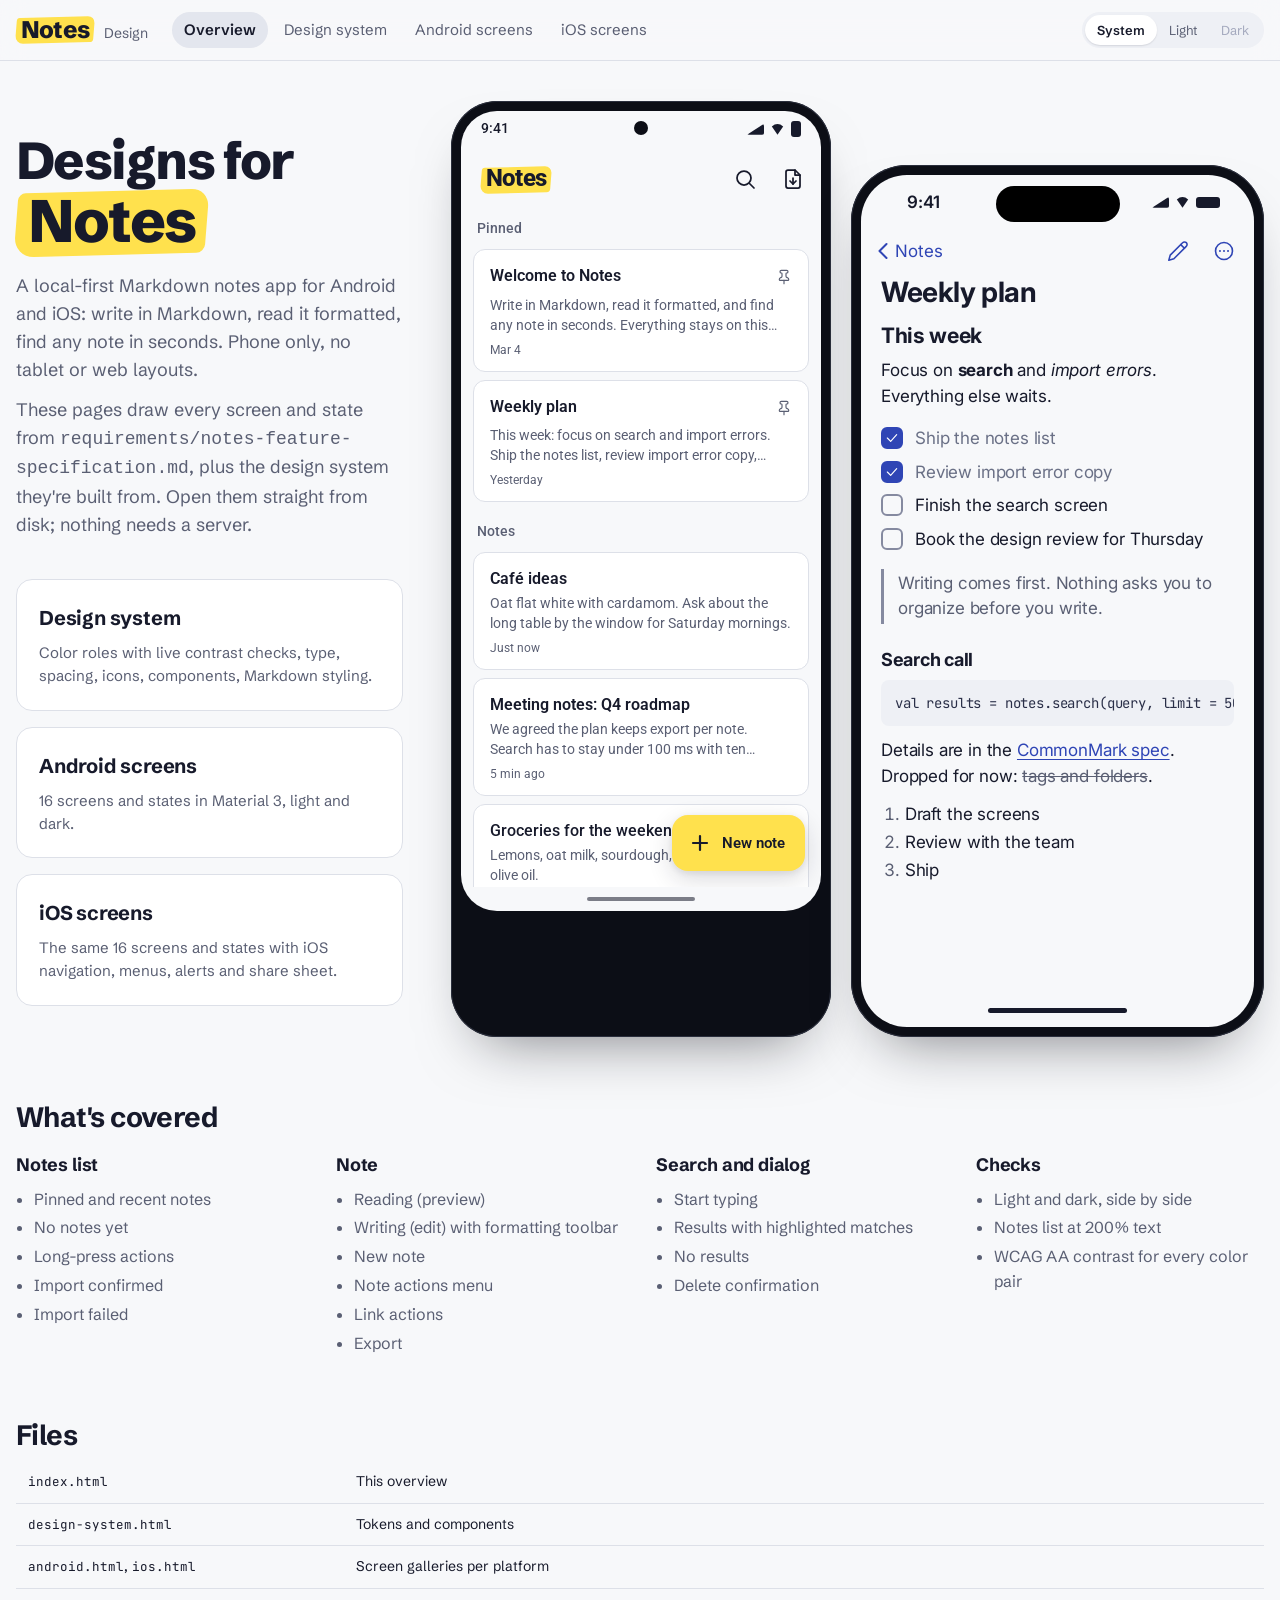
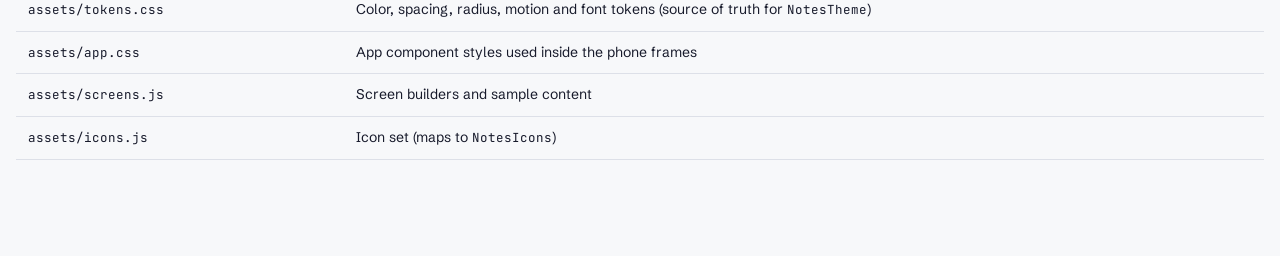
<file: Code/design/index.html>
<!doctype html>
<html lang="en">
<head>
<meta charset="utf-8">
<meta name="viewport" content="width=device-width, initial-scale=1">
<title>Notes Design</title>
<link rel="preconnect" href="https://fonts.googleapis.com">
<link href="https://fonts.googleapis.com/css2?family=Schibsted+Grotesk:wght@400;500;600;700;800&family=Roboto:wght@400;500;600;700;800&family=Inter:wght@400;600;700;800&family=JetBrains+Mono:wght@400;600&display=swap" rel="stylesheet">
<link rel="stylesheet" href="assets/tokens.css">
<link rel="stylesheet" href="assets/site.css">
<link rel="stylesheet" href="assets/app.css">
<script src="assets/site.js"></script>
<style>
  .hero { display: grid; grid-template-columns: minmax(0, 1fr) auto; gap: 48px; align-items: center; }
  .hero-frames { display: flex; gap: 20px; }
  .hero-frames .device:last-child { margin-top: 64px; }
  .hero h1 .wordmark { font-size: 1.15em; }
  @media (max-width: 1080px) { .hero { grid-template-columns: 1fr; } .hero-frames { overflow-x: auto; padding-bottom: 8px; } }
  @media (max-width: 480px) { .hero-frames .device { zoom: 0.72; } }
</style>
</head>
<body>
<main>
  <div class="hero">
    <div class="lede">
      <h1>Designs for <span class="wordmark">Notes</span></h1>
      <p>A local-first Markdown notes app for Android and iOS: write in Markdown, read it formatted, find any note in seconds. Phone only, no tablet or web layouts.</p>
      <p>These pages draw every screen and state from <code>requirements/notes-feature-specification.md</code>, plus the design system they're built from. Open them straight from disk; nothing needs a server.</p>
      <div class="pages">
        <a class="page-card" href="design-system.html"><b>Design system</b><span>Color roles with live contrast checks, type, spacing, icons, components, Markdown styling.</span></a>
        <a class="page-card" href="android.html"><b>Android screens</b><span>16 screens and states in Material 3, light and dark.</span></a>
        <a class="page-card" href="ios.html"><b>iOS screens</b><span>The same 16 screens and states with iOS navigation, menus, alerts and share sheet.</span></a>
      </div>
    </div>
    <div class="hero-frames" id="hero" aria-label="Preview of the notes list on Android and a note on iOS"></div>
  </div>

  <section class="section">
    <h2>What's covered</h2>
    <div class="facts">
      <div><h3>Notes list</h3><ul><li>Pinned and recent notes</li><li>No notes yet</li><li>Long-press actions</li><li>Import confirmed</li><li>Import failed</li></ul></div>
      <div><h3>Note</h3><ul><li>Reading (preview)</li><li>Writing (edit) with formatting toolbar</li><li>New note</li><li>Note actions menu</li><li>Link actions</li><li>Export</li></ul></div>
      <div><h3>Search and dialog</h3><ul><li>Start typing</li><li>Results with highlighted matches</li><li>No results</li><li>Delete confirmation</li></ul></div>
      <div><h3>Checks</h3><ul><li>Light and dark, side by side</li><li>Notes list at 200% text</li><li>WCAG AA contrast for every color pair</li></ul></div>
    </div>
  </section>

  <section class="section">
    <h2>Files</h2>
    <table class="spec">
      <tbody>
        <tr><td><code>index.html</code></td><td>This overview</td></tr>
        <tr><td><code>design-system.html</code></td><td>Tokens and components</td></tr>
        <tr><td><code>android.html</code>, <code>ios.html</code></td><td>Screen galleries per platform</td></tr>
        <tr><td><code>assets/tokens.css</code></td><td>Color, spacing, radius, motion and font tokens (source of truth for <code>NotesTheme</code>)</td></tr>
        <tr><td><code>assets/app.css</code></td><td>App component styles used inside the phone frames</td></tr>
        <tr><td><code>assets/screens.js</code></td><td>Screen builders and sample content</td></tr>
        <tr><td><code>assets/icons.js</code></td><td>Icon set (maps to <code>NotesIcons</code>)</td></tr>
      </tbody>
    </table>
  </section>
</main>
<script src="assets/icons.js"></script>
<script src="assets/screens.js"></script>
<script>
  document.getElementById('hero').innerHTML = notesList('android') + note('ios', { mode: 'preview' });
</script>
</body>
</html>
</file>
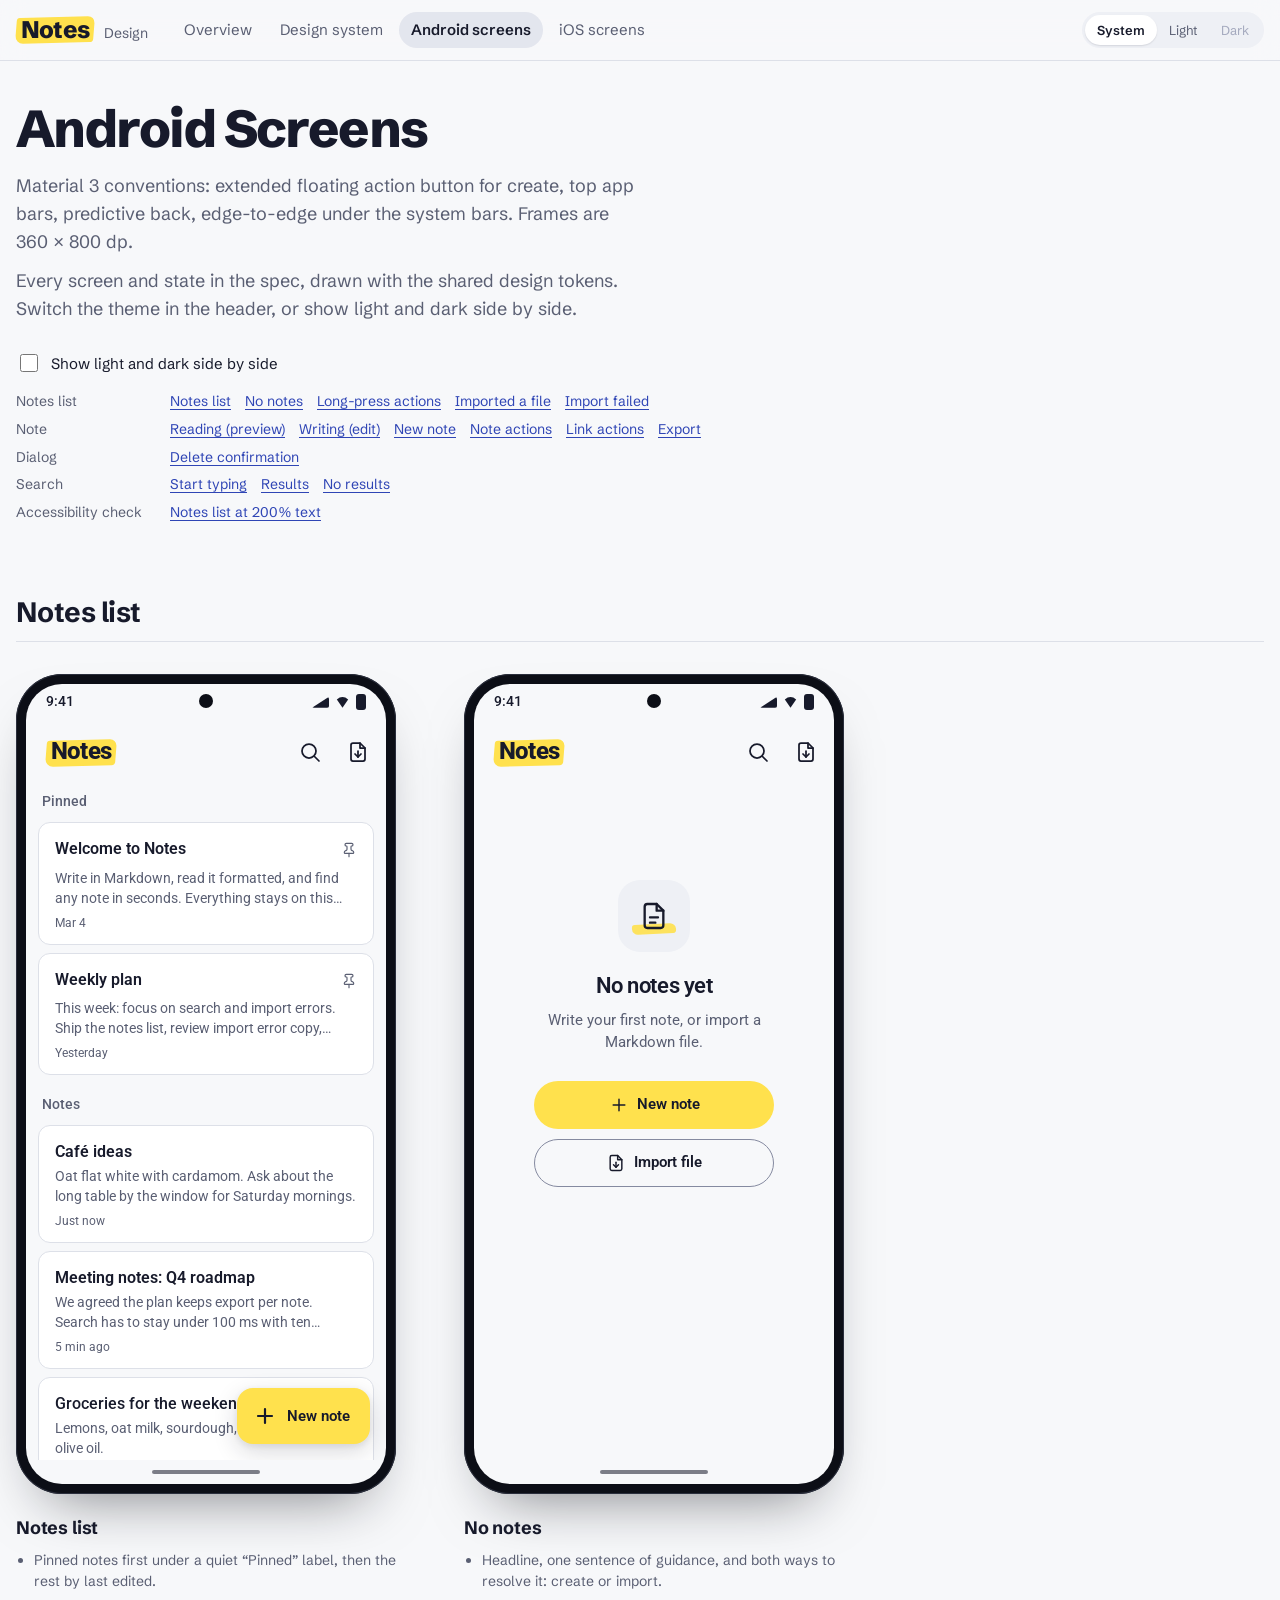
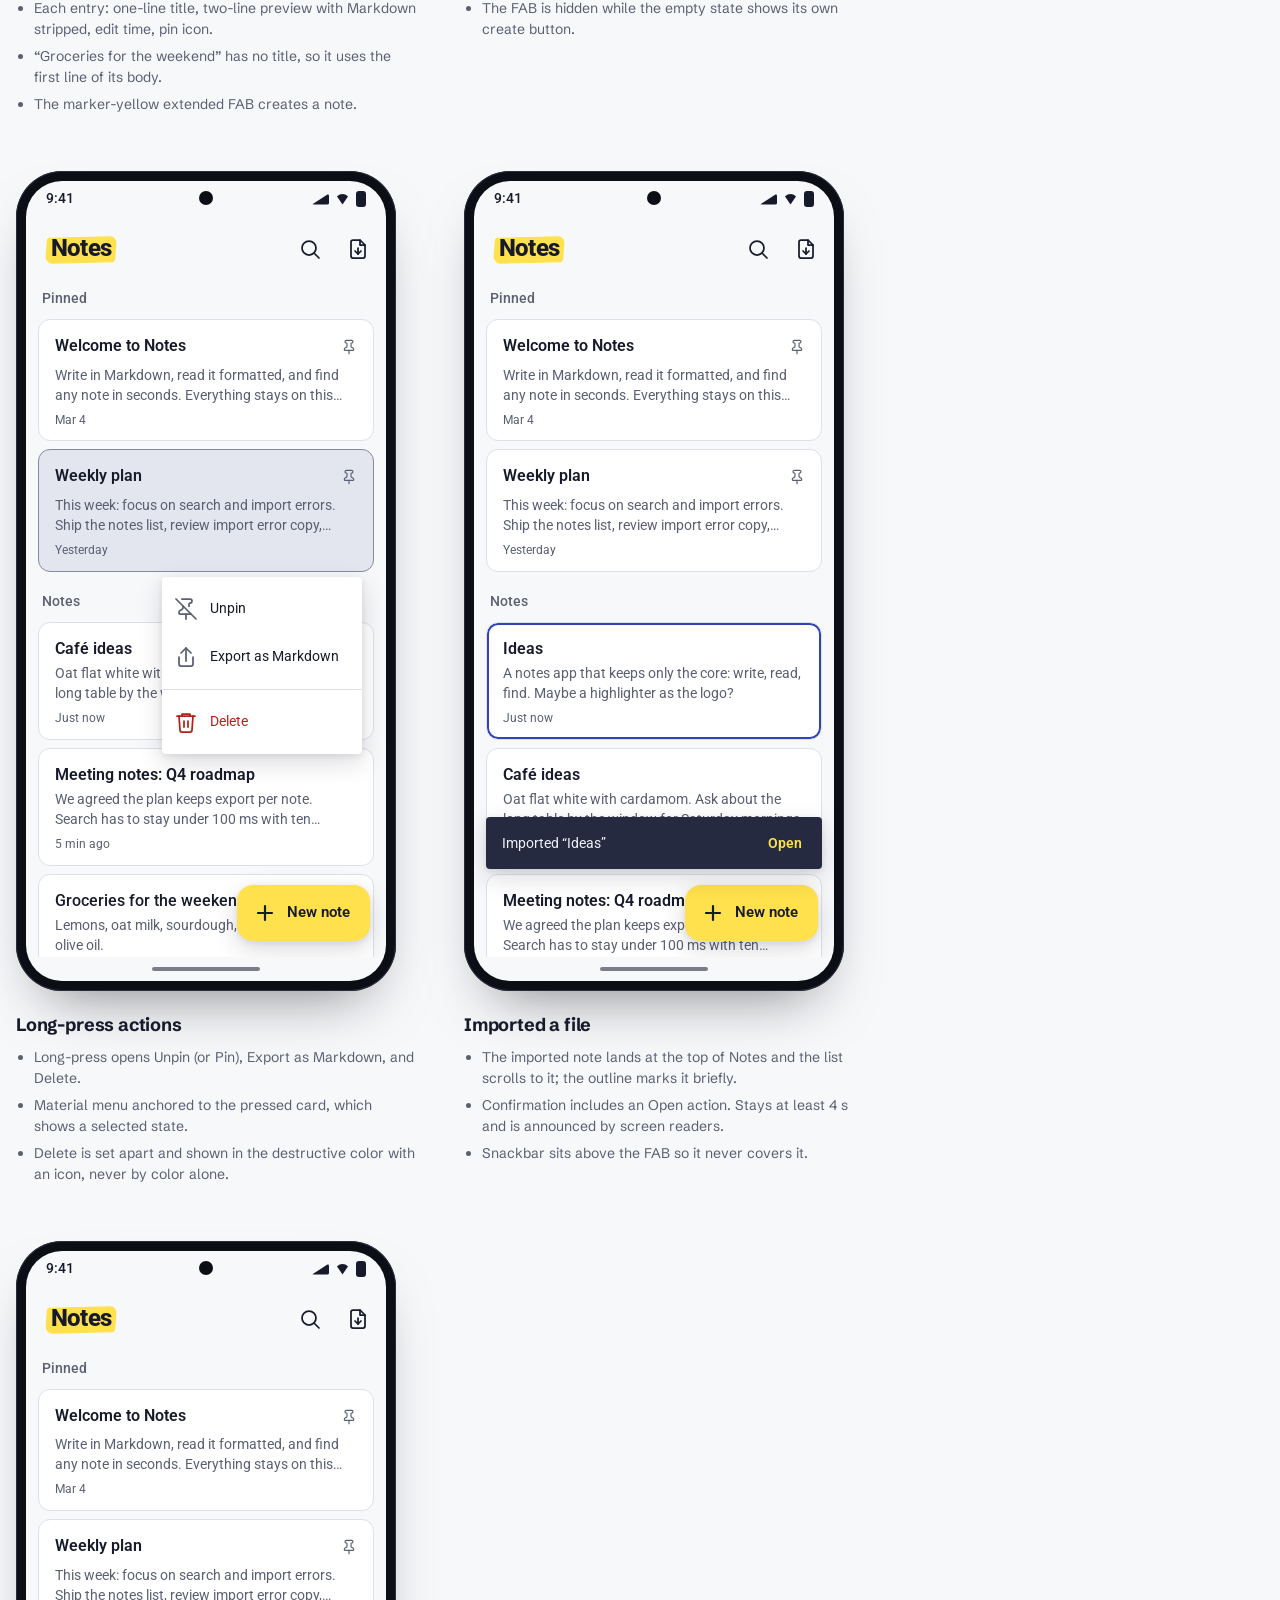
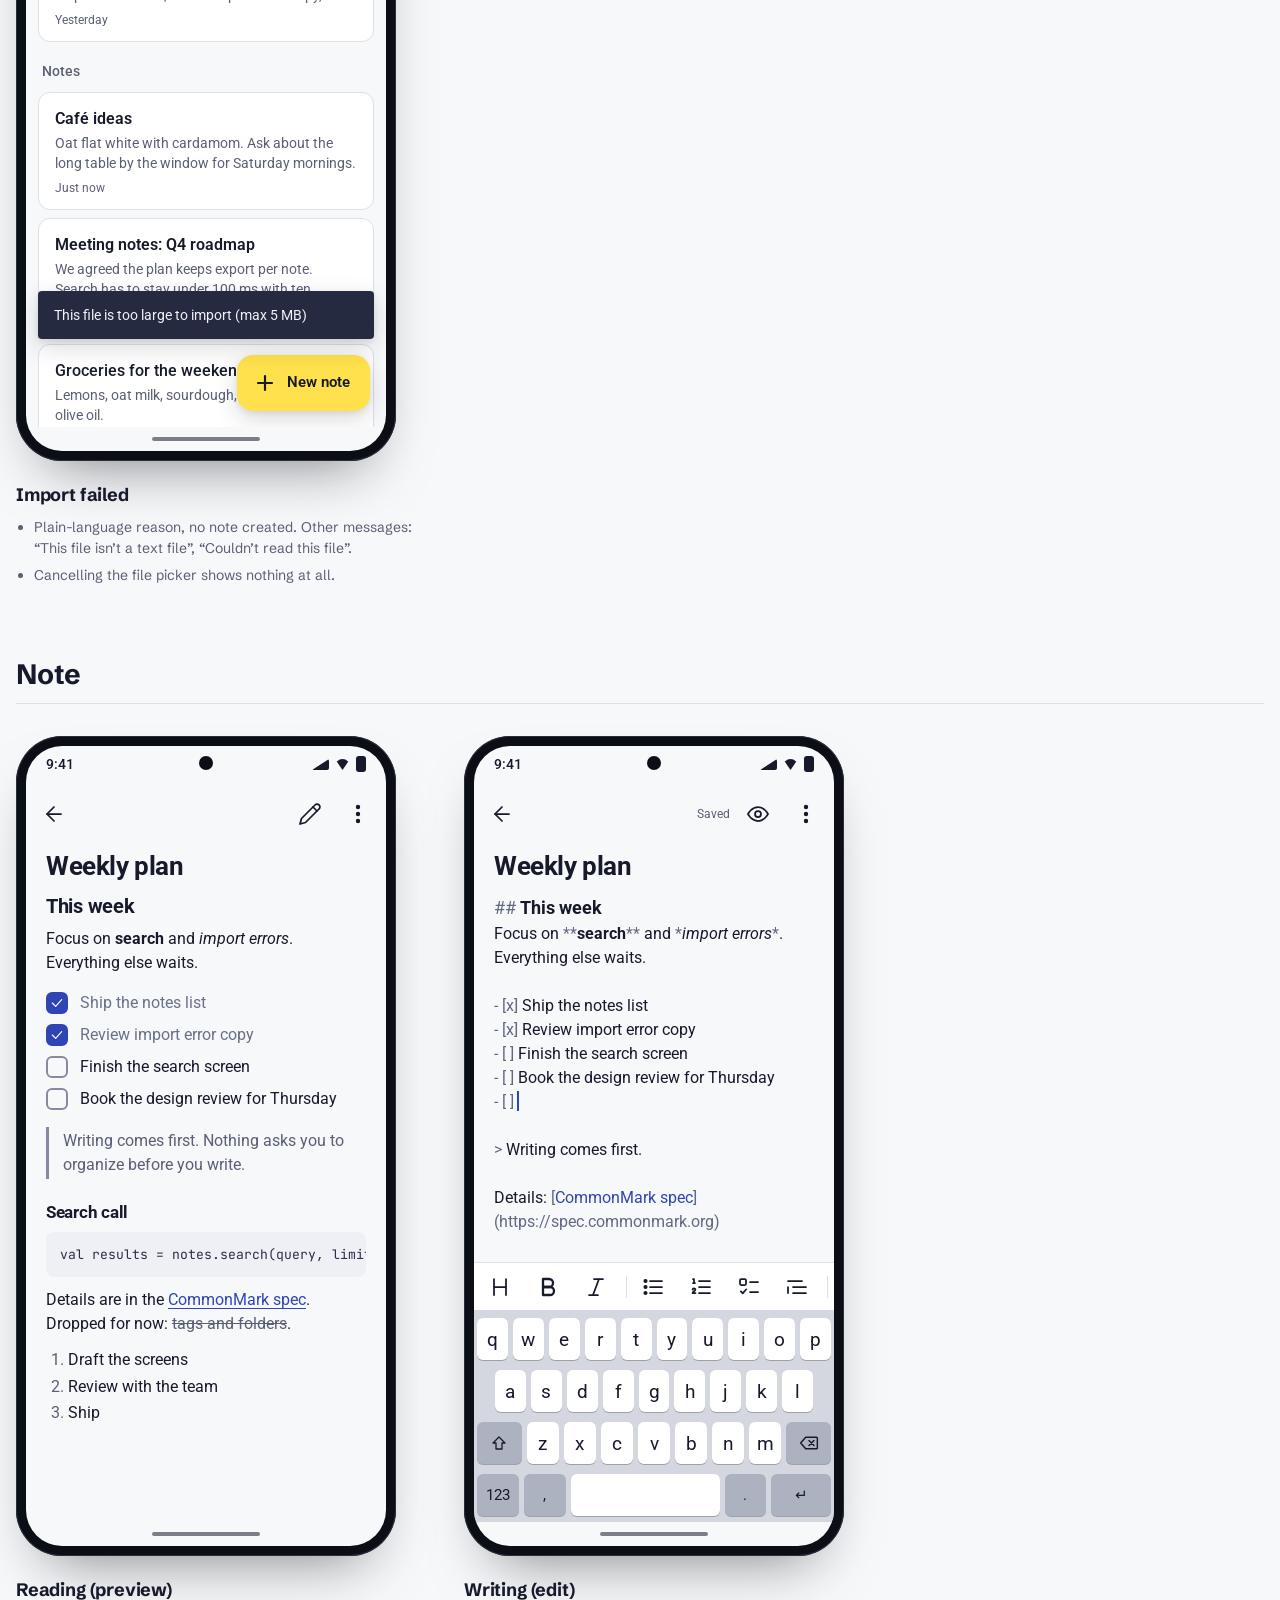
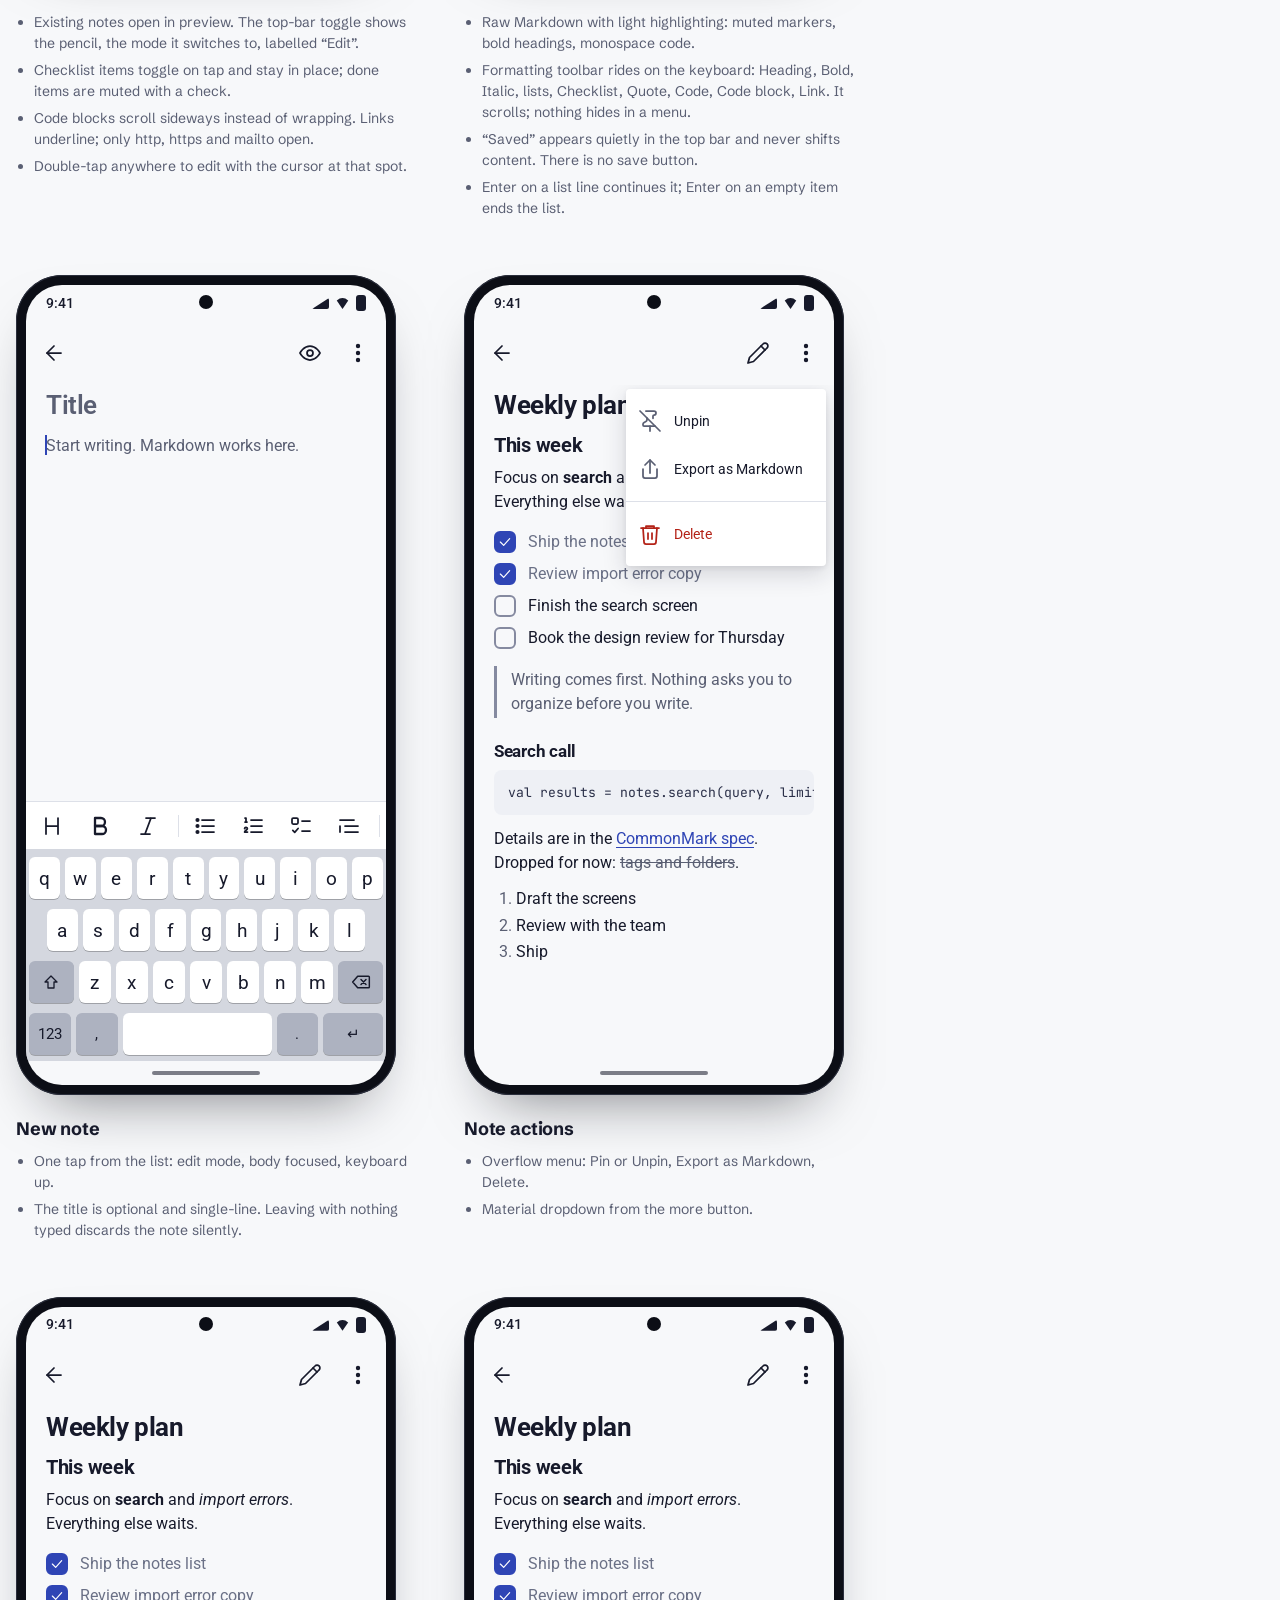
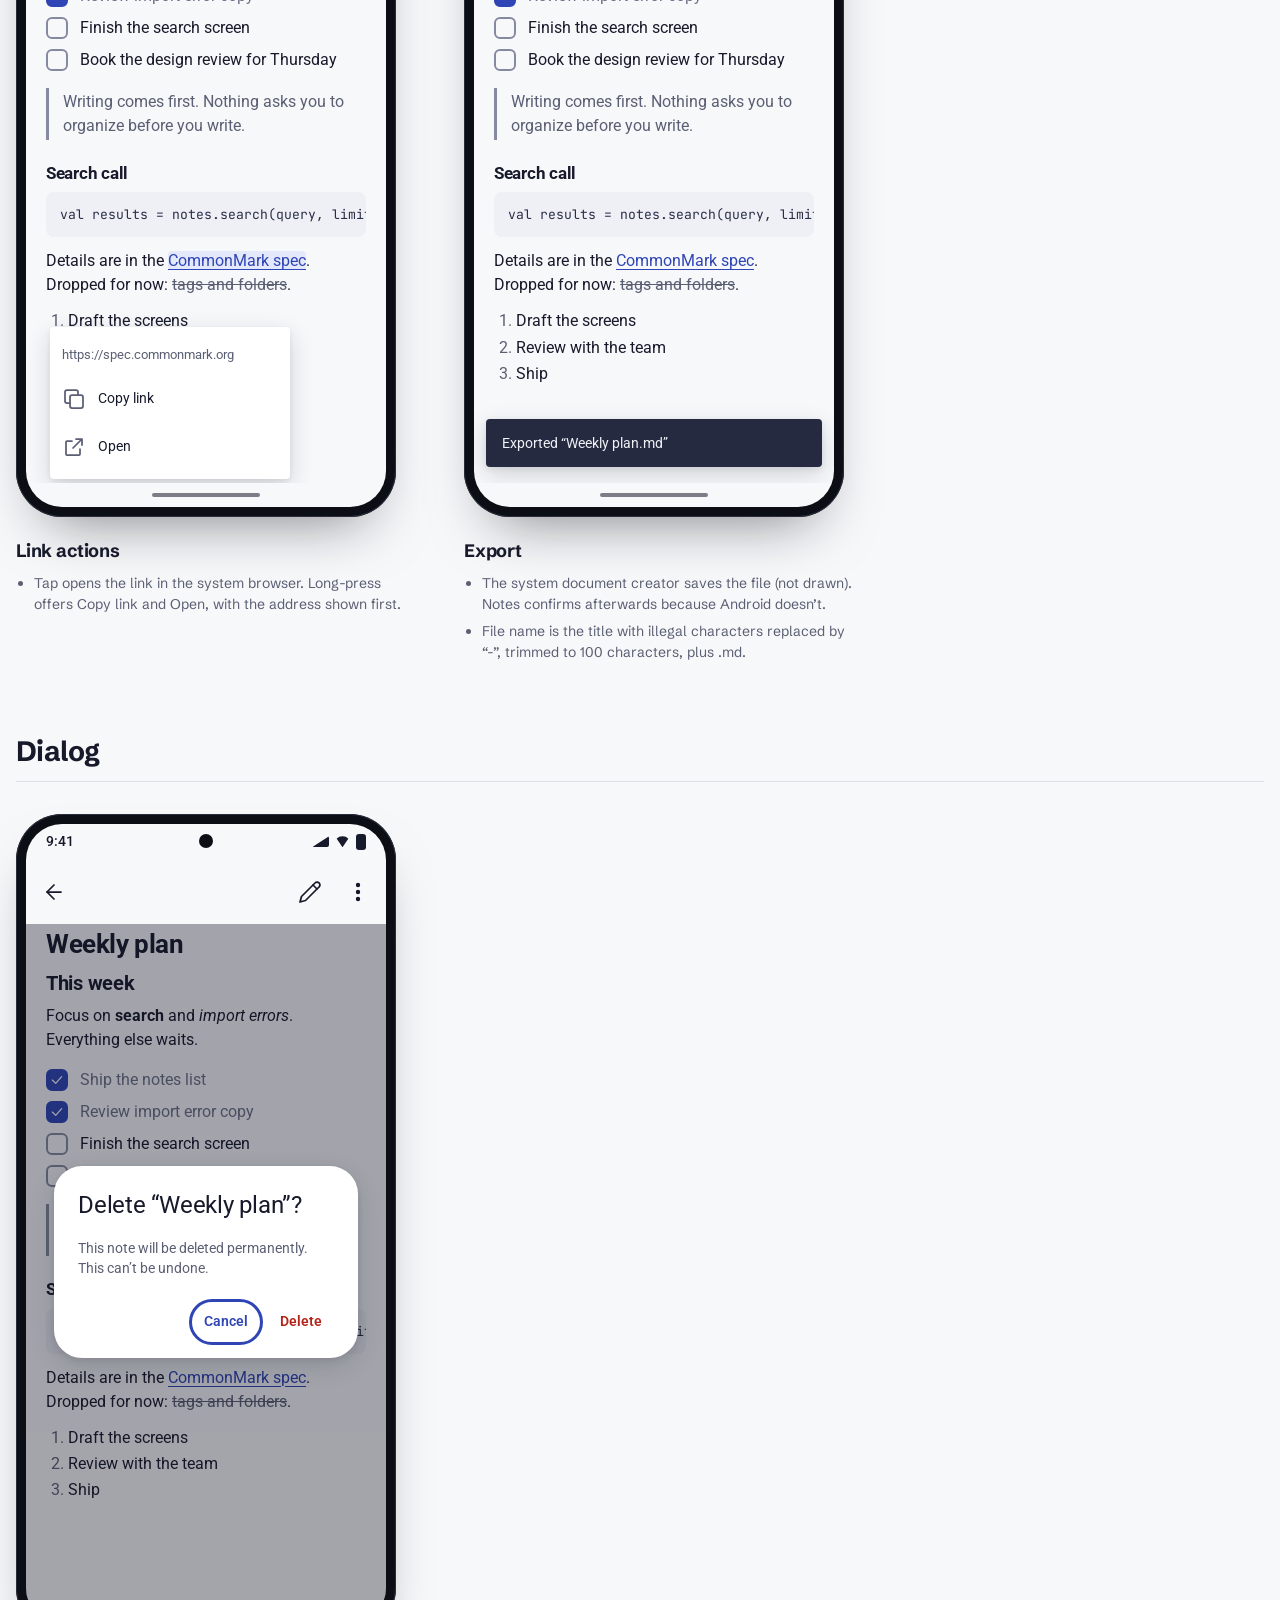
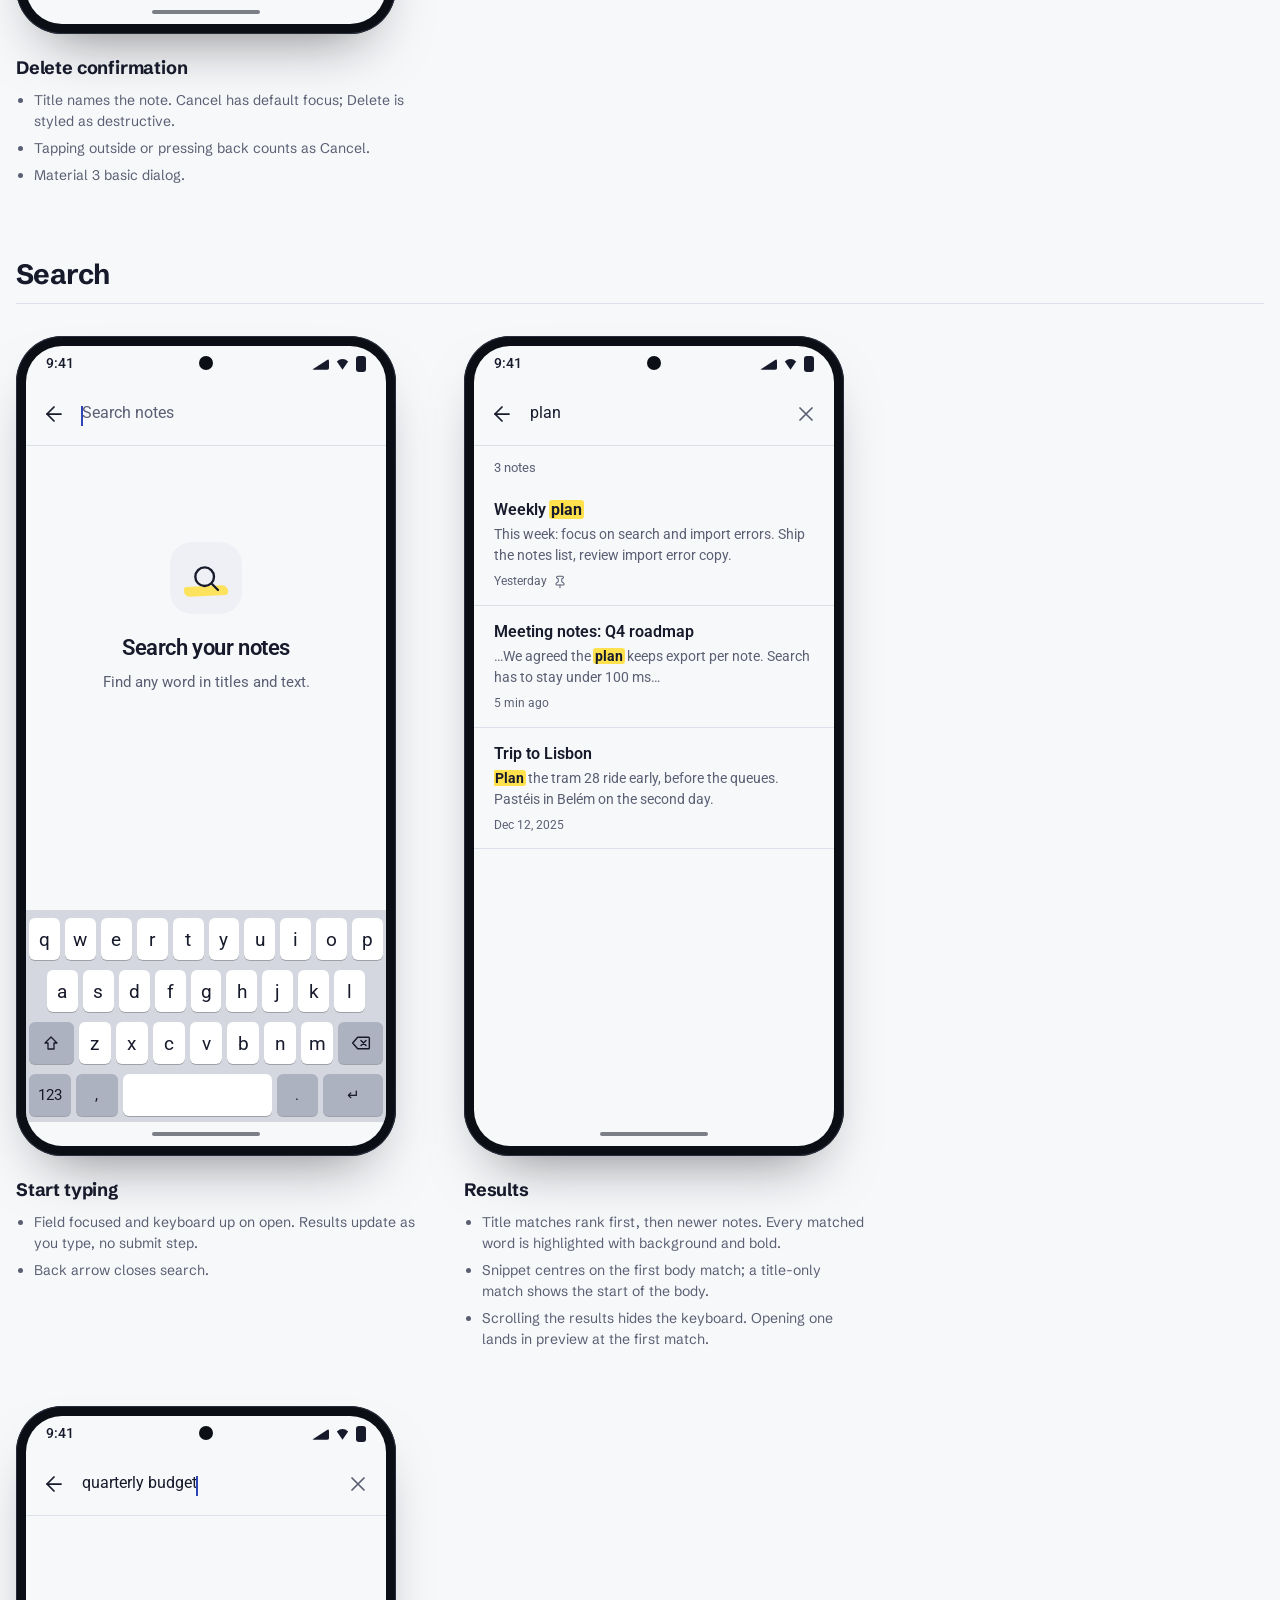
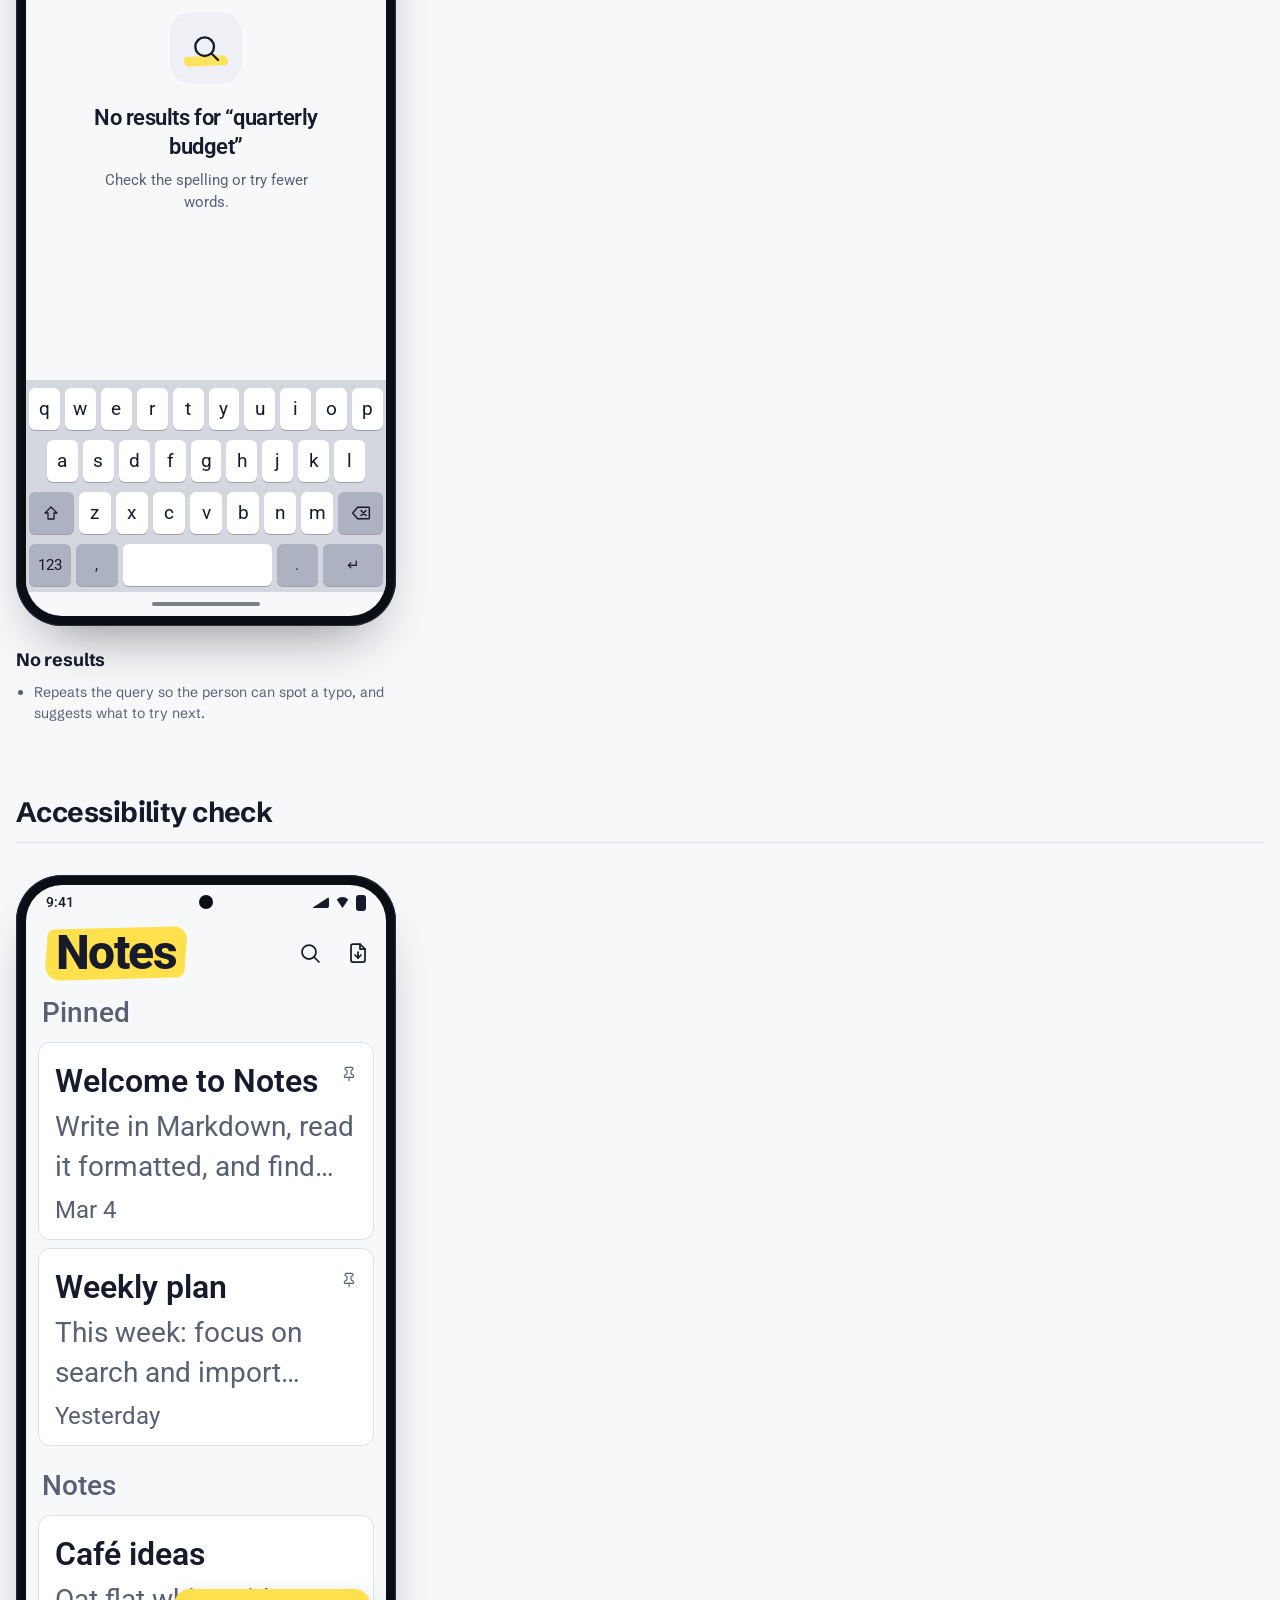
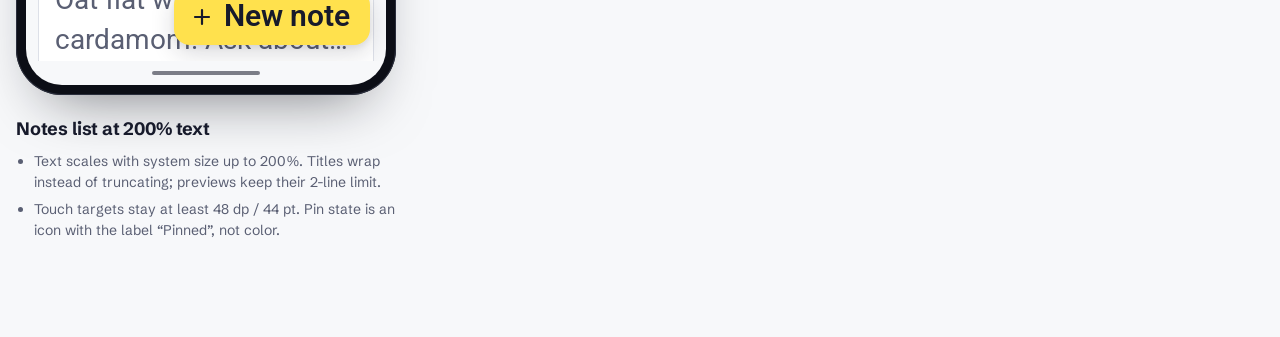
<file: Code/design/android.html>
<!doctype html>
<html lang="en">
<head>
<meta charset="utf-8">
<meta name="viewport" content="width=device-width, initial-scale=1">
<title>Notes Android Screens</title>
<link rel="preconnect" href="https://fonts.googleapis.com">
<link href="https://fonts.googleapis.com/css2?family=Schibsted+Grotesk:wght@400;500;600;700;800&family=Roboto:wght@400;500;600;700;800&family=Inter:wght@400;600;700;800&family=JetBrains+Mono:wght@400;600&display=swap" rel="stylesheet">
<link rel="stylesheet" href="assets/tokens.css">
<link rel="stylesheet" href="assets/site.css">
<link rel="stylesheet" href="assets/app.css">
<script src="assets/site.js"></script>
</head>
<body>
<main>
  <div class="lede">
    <h1>Android Screens</h1>
    <p>Material 3 conventions: extended floating action button for create, top app bars, predictive back, edge-to-edge under the system bars. Frames are 360 × 800 dp.</p>
    <p>Every screen and state in the spec, drawn with the shared design tokens. Switch the theme in the header, or show light and dark side by side.</p>
  </div>
  <div class="gallery-tools">
    <label class="toggle"><input type="checkbox" id="both"> Show light and dark side by side</label>
  </div>
  <ul class="jump" id="jump" aria-label="Screens on this page"></ul>
  <div id="gallery" data-both="false"></div>
</main>
<script src="assets/icons.js"></script>
<script src="assets/screens.js"></script>
<script>
  const root = document.getElementById('gallery');
  const both = document.getElementById('both');
  try { both.checked = localStorage.getItem('notes-both') === 'true'; } catch (e) {}
  function draw() {
    root.dataset.both = String(both.checked);
    renderGallery('android', root);
  }
  both.addEventListener('change', () => {
    try { localStorage.setItem('notes-both', String(both.checked)); } catch (e) {}
    draw();
  });
  renderJump(document.getElementById('jump'));
  draw();
</script>
</body>
</html>
</file>
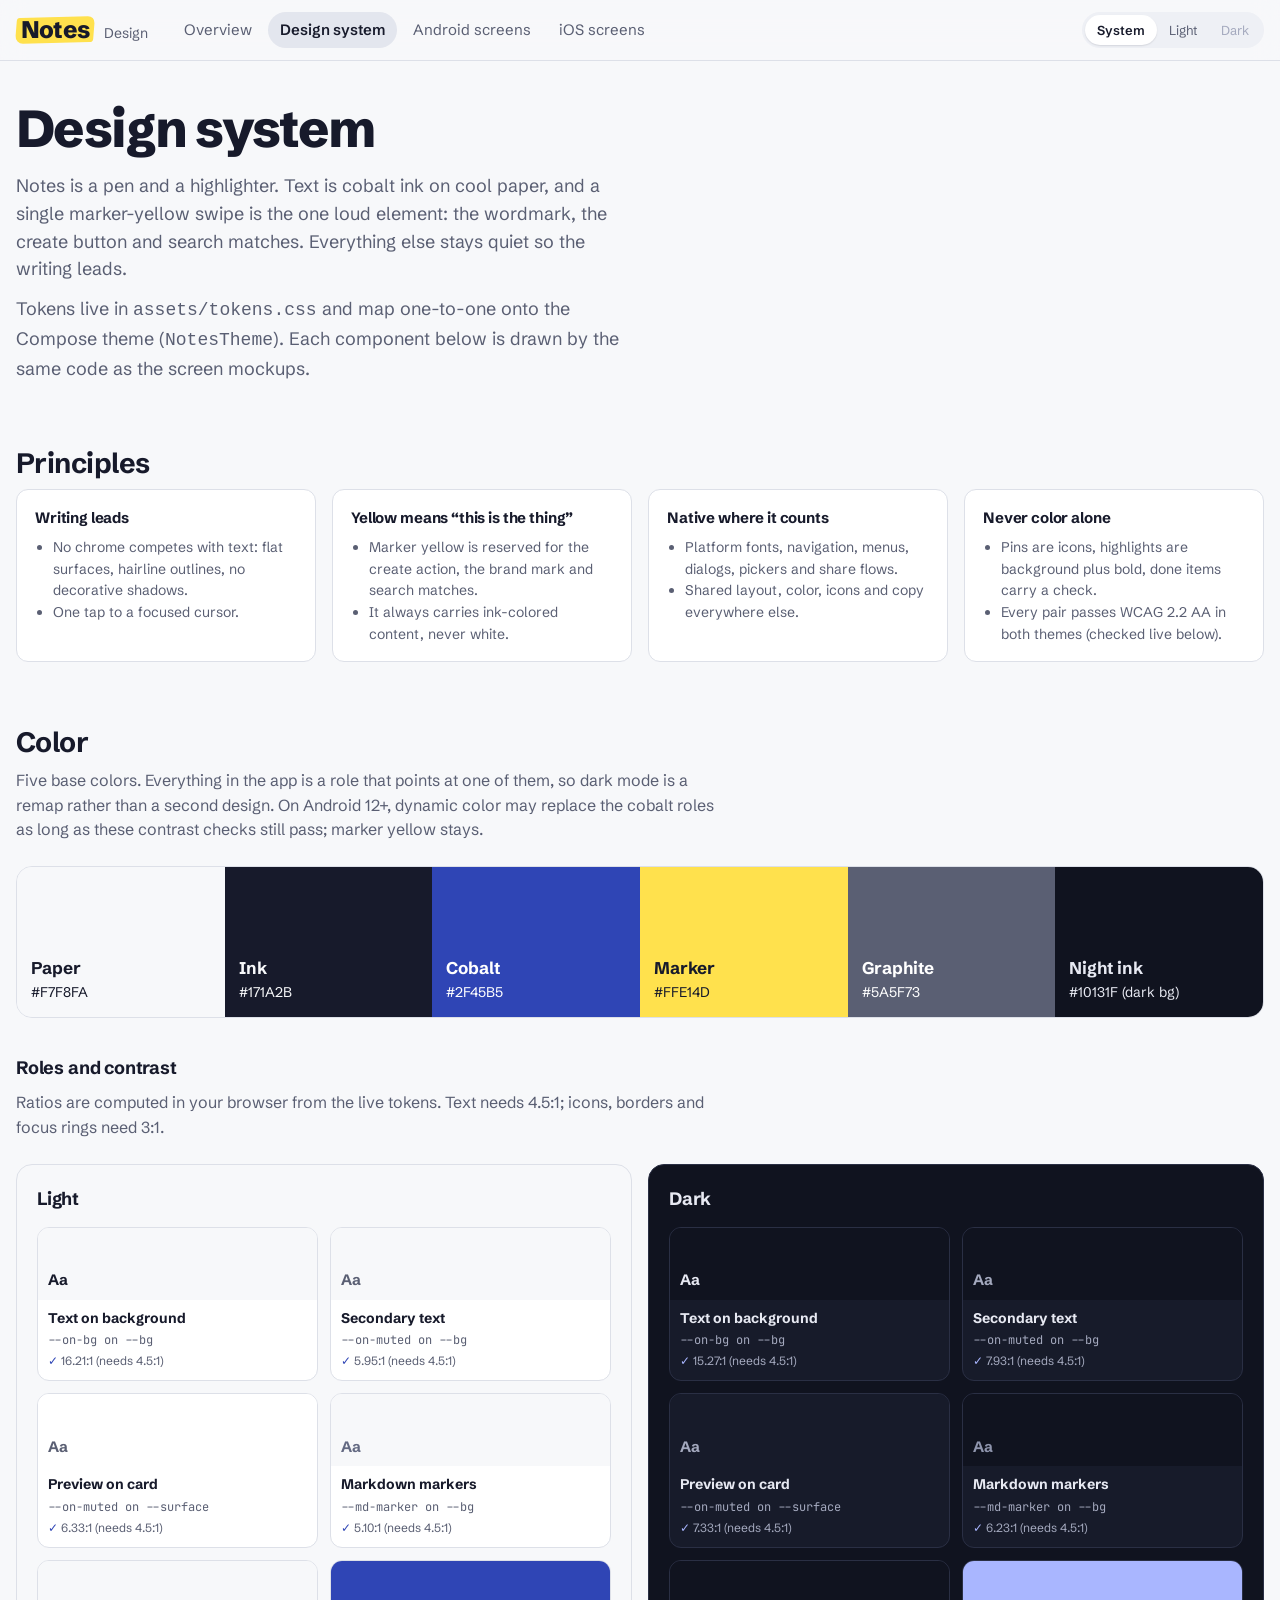
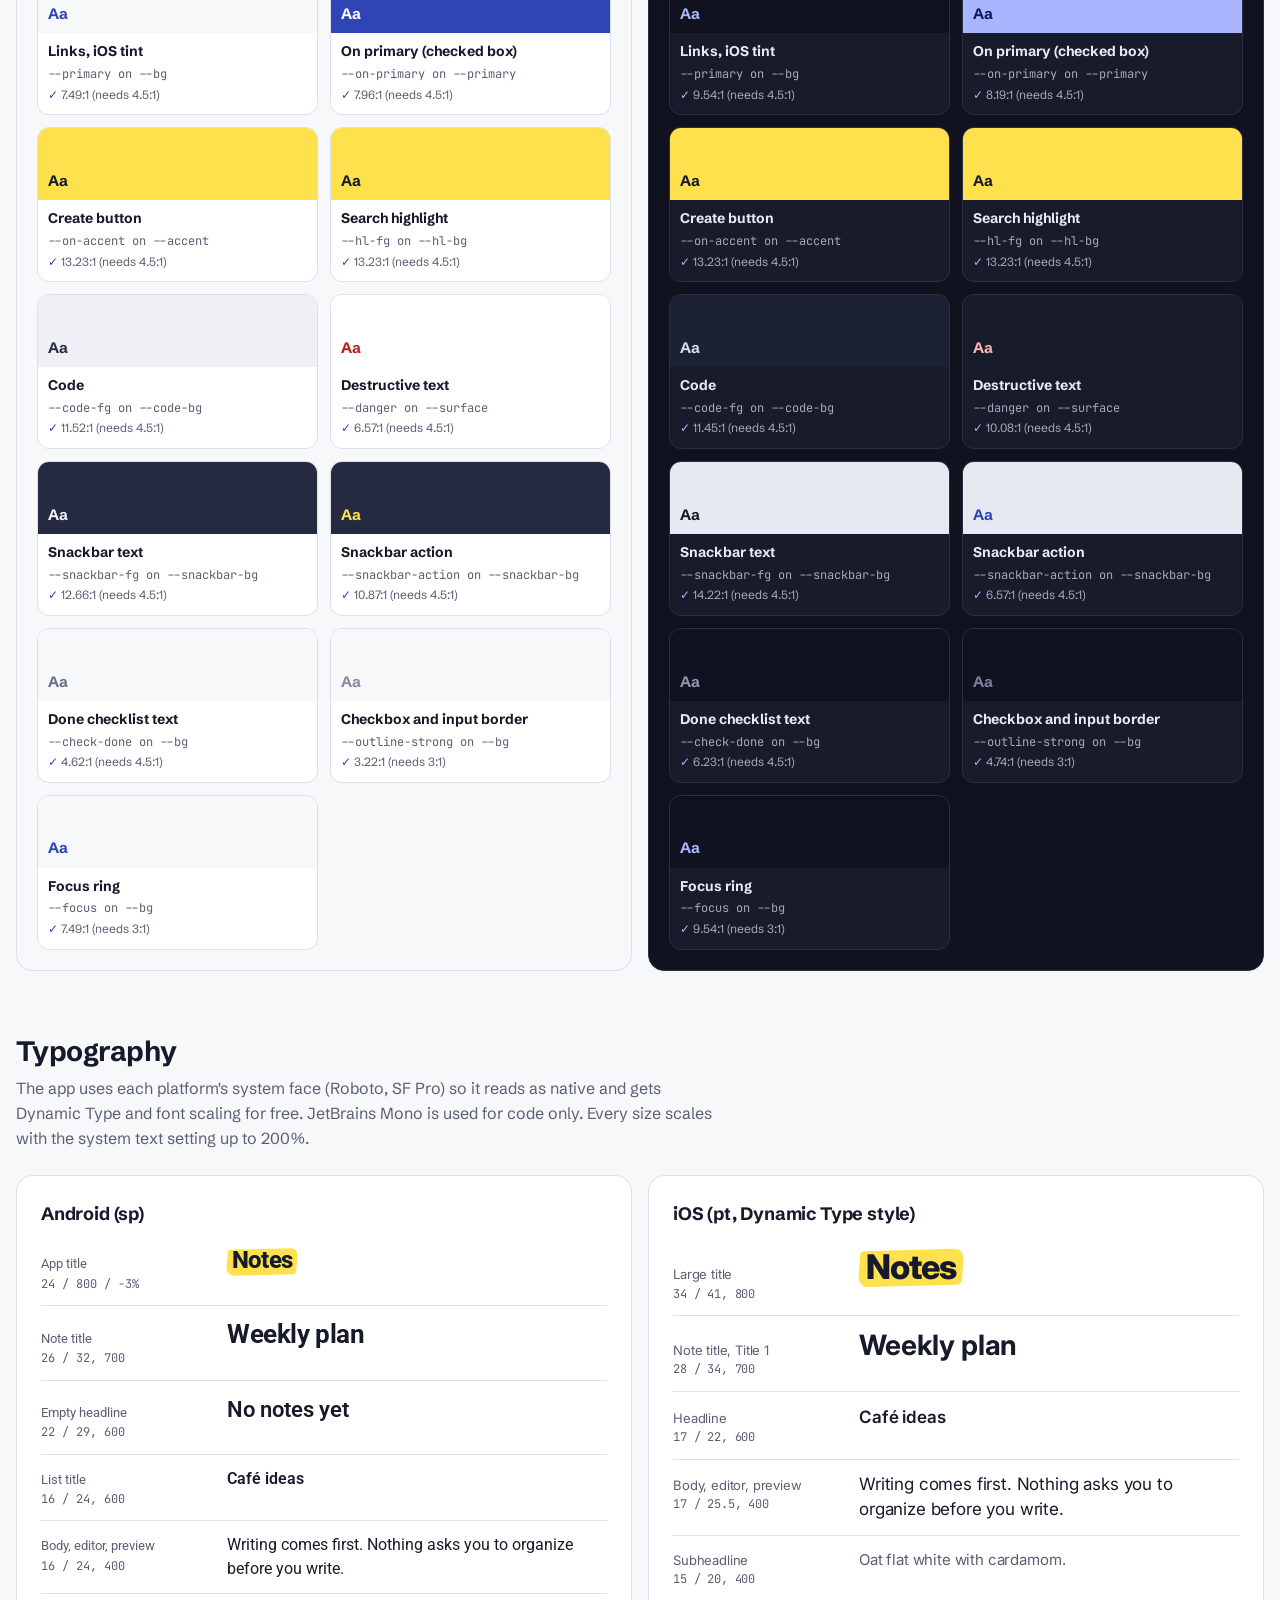
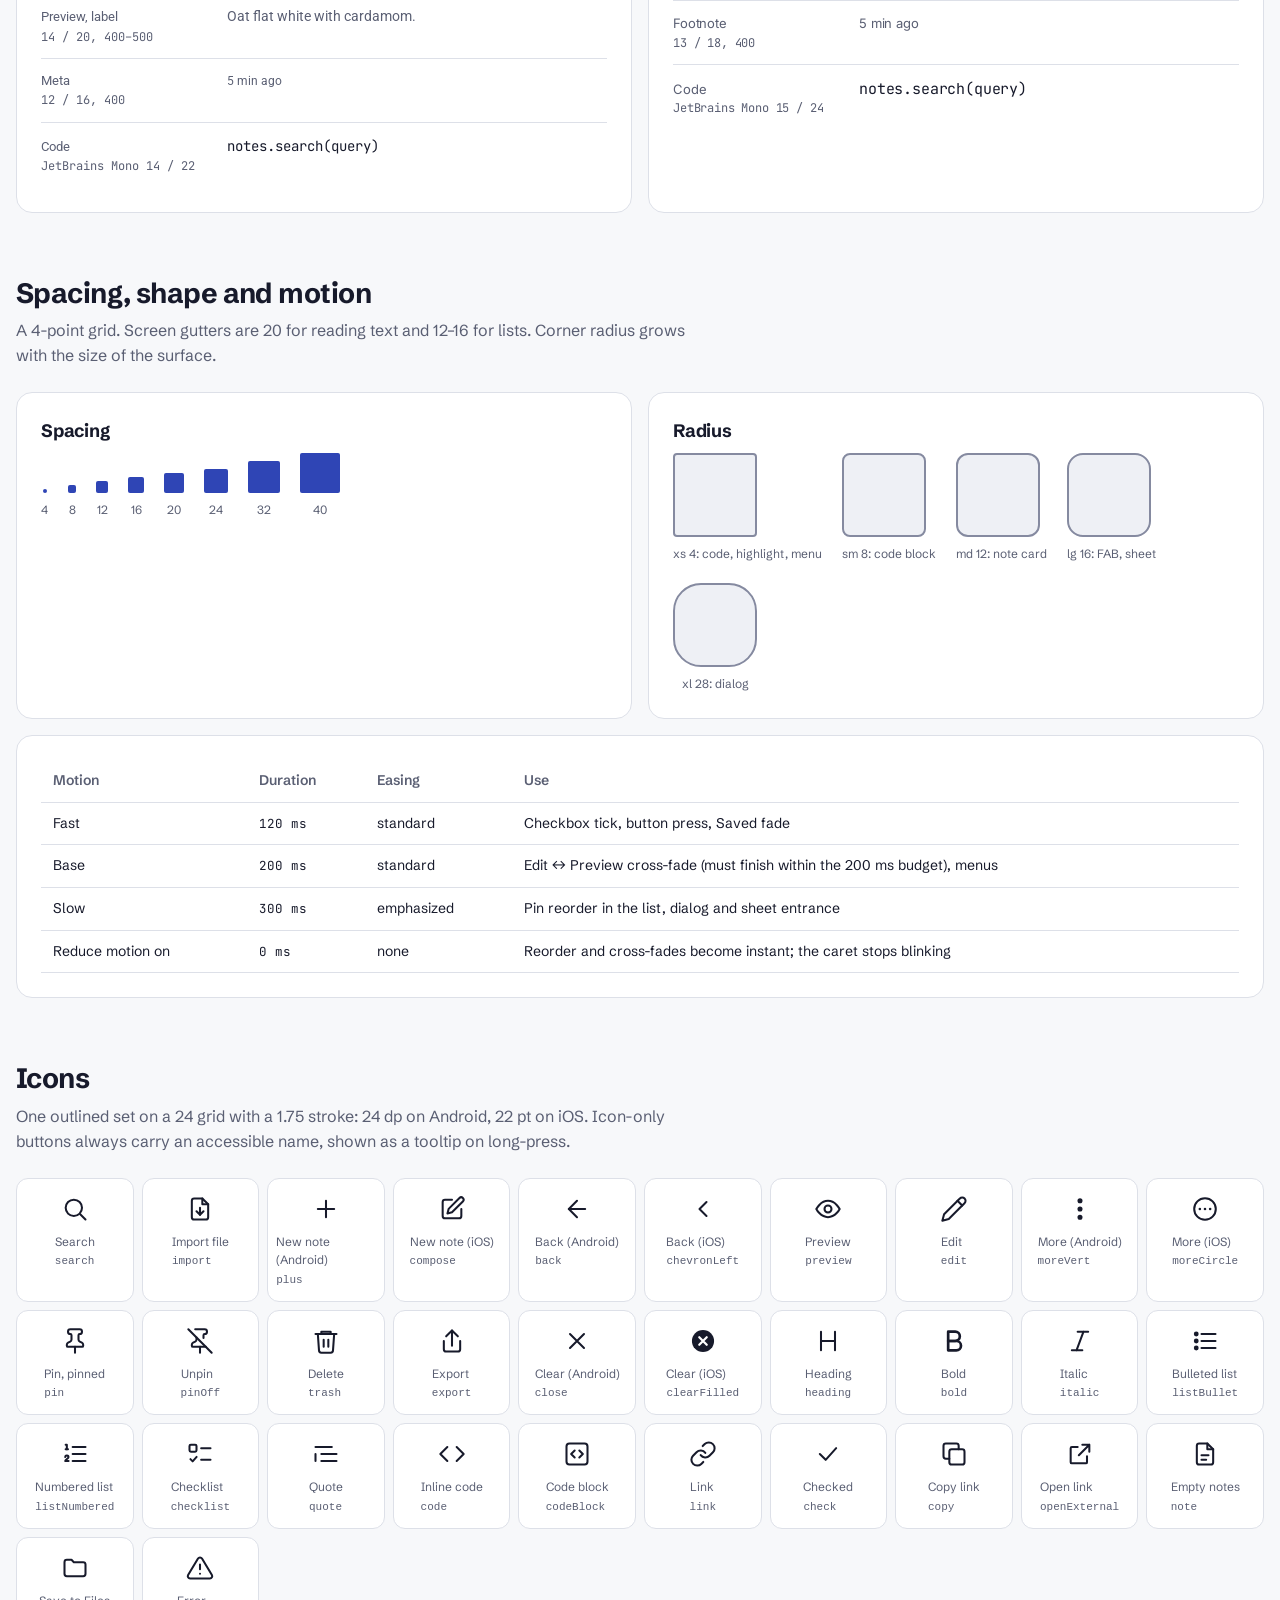
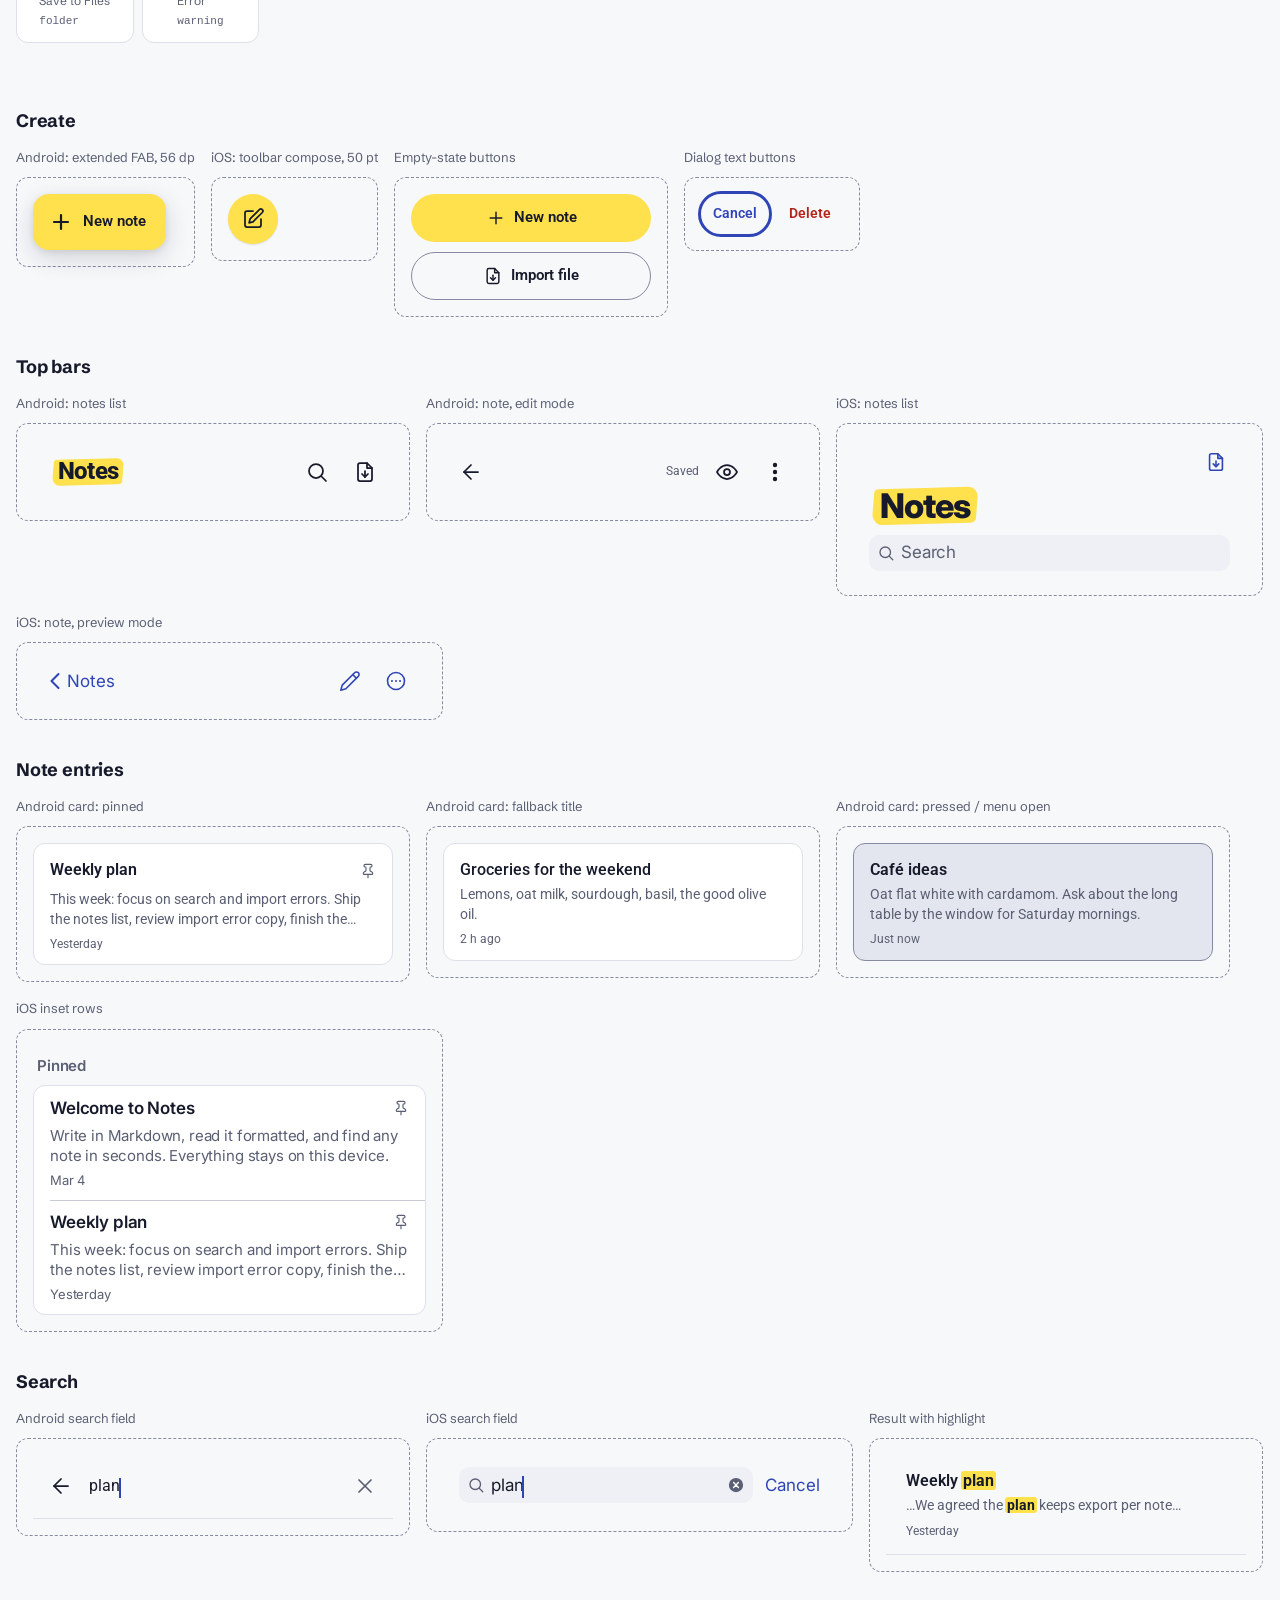
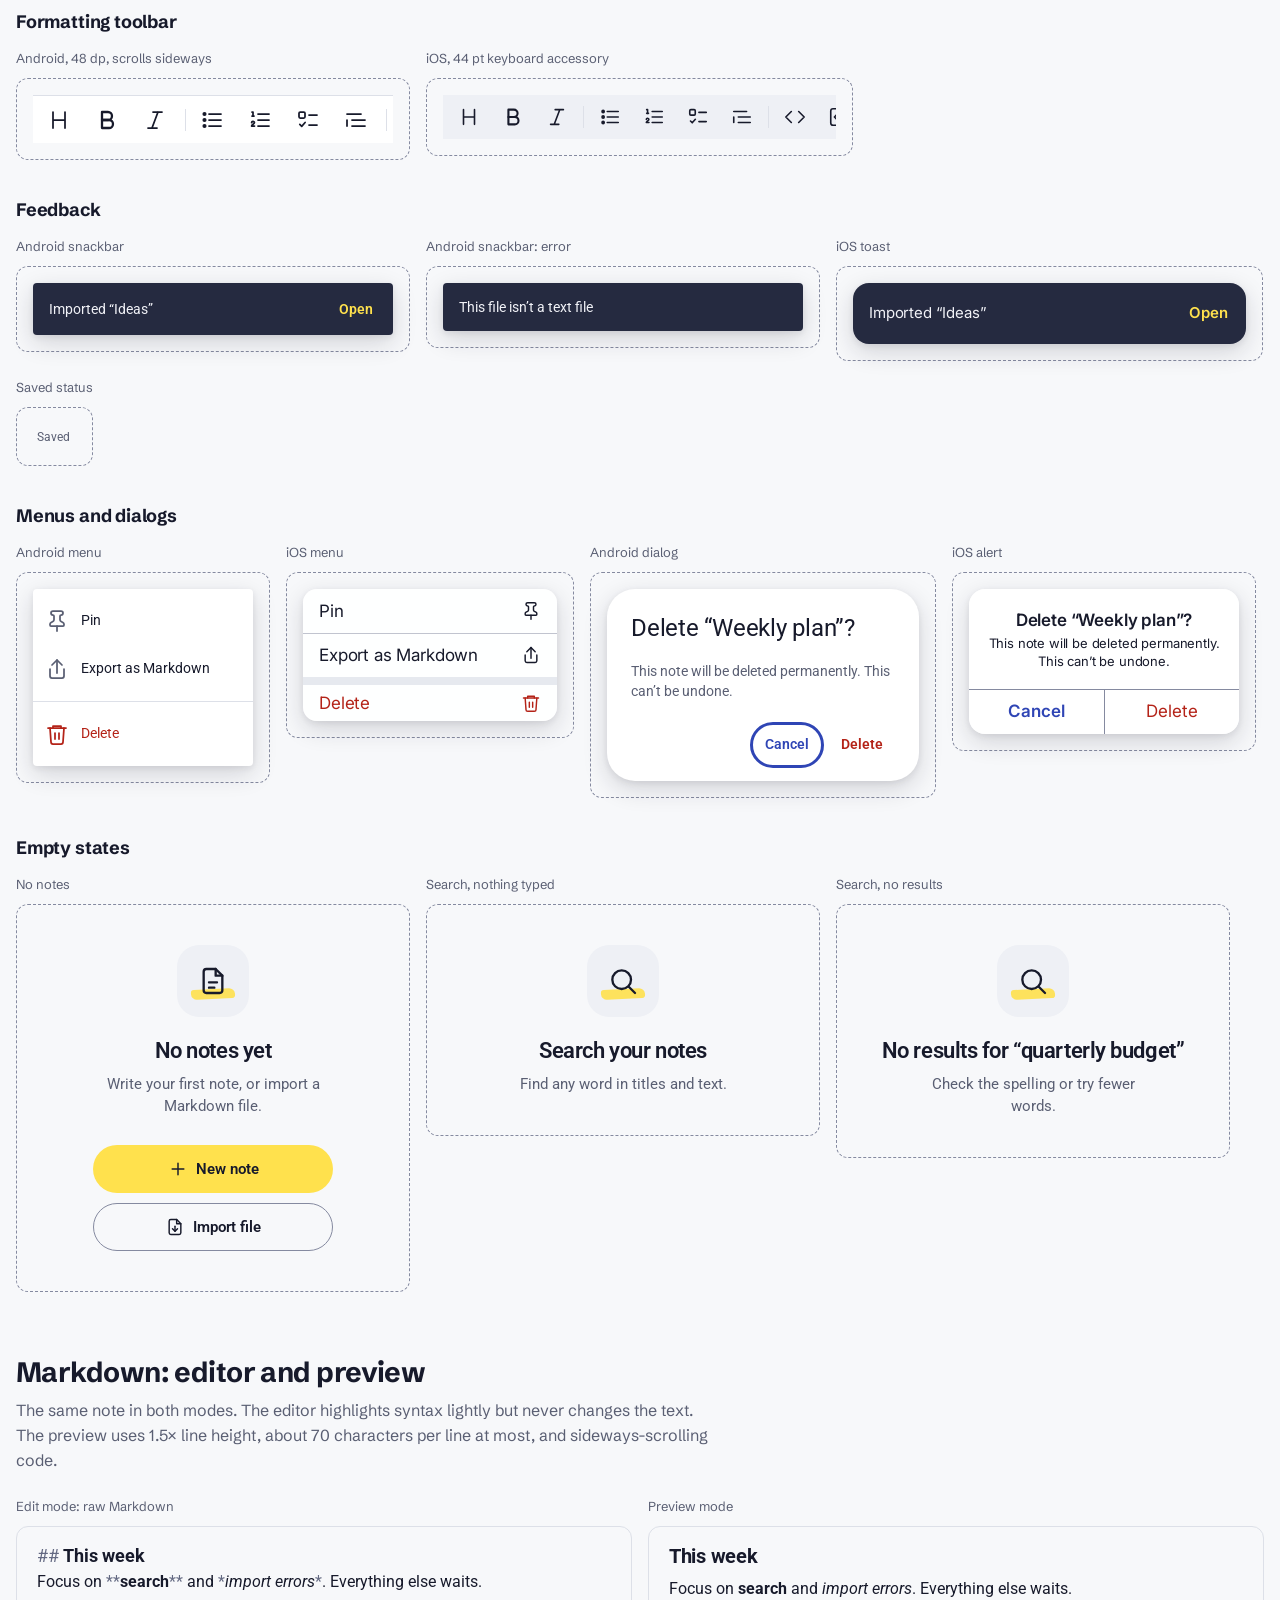
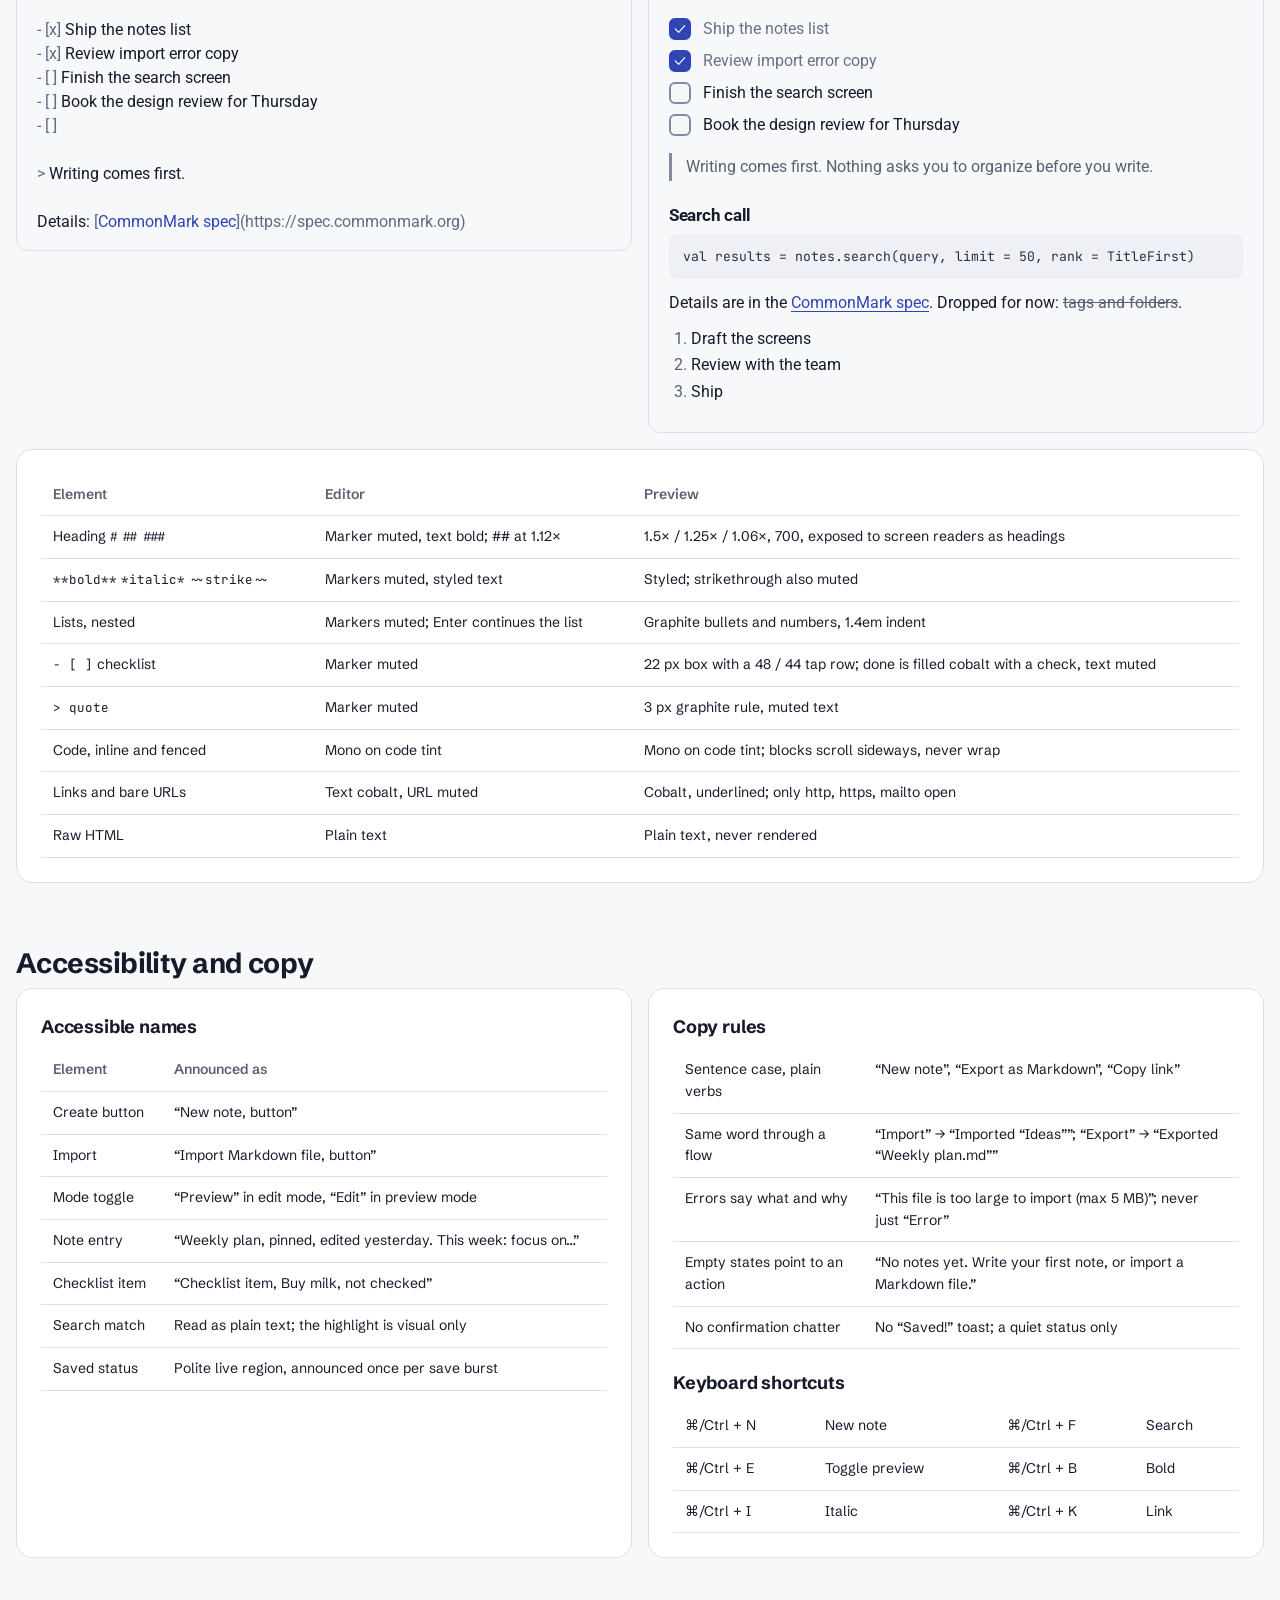
<file: Code/design/design-system.html>
<!doctype html>
<html lang="en">
<head>
<meta charset="utf-8">
<meta name="viewport" content="width=device-width, initial-scale=1">
<title>Notes Design System</title>
<link rel="preconnect" href="https://fonts.googleapis.com">
<link href="https://fonts.googleapis.com/css2?family=Schibsted+Grotesk:wght@400;500;600;700;800&family=Roboto:wght@400;500;600;700;800&family=Inter:wght@400;600;700;800&family=JetBrains+Mono:wght@400;600&display=swap" rel="stylesheet">
<link rel="stylesheet" href="assets/tokens.css">
<link rel="stylesheet" href="assets/site.css">
<link rel="stylesheet" href="assets/app.css">
<script src="assets/site.js"></script>
<style>
  /* Let app components sit on the page instead of inside a fixed-size phone */
  .ds .screen.stage { width: auto; height: auto; border-radius: 0; overflow: visible; background: transparent; display: flex; flex-direction: row; }
  .ds .theme-cols { display: grid; grid-template-columns: repeat(auto-fit, minmax(340px, 1fr)); gap: 16px; }
  .ds .theme-col { border-radius: 16px; padding: 20px; background: var(--bg); color: var(--on-bg); border: 1px solid var(--outline); }
  .ds .theme-col h3 { margin-bottom: 14px; }
  .ds .fixed-w { width: 360px; max-width: 100%; }
  .ds .fixed-w-ios { width: 393px; max-width: 100%; }
  .ds .holder .fmt-bar, .ds .holder .a-topbar, .ds .holder .i-nav, .ds .holder .a-searchfield, .ds .holder .i-search-row { position: relative; }
  .ds .md-spec { border: 1px solid var(--outline); border-radius: 12px; background: var(--bg); }
</style>
</head>
<body class="ds">
<main>
  <div class="lede">
    <h1>Design system</h1>
    <p>Notes is a pen and a highlighter. Text is cobalt ink on cool paper, and a single marker-yellow swipe is the one loud element: the wordmark, the create button and search matches. Everything else stays quiet so the writing leads.</p>
    <p>Tokens live in <code>assets/tokens.css</code> and map one-to-one onto the Compose theme (<code>NotesTheme</code>). Each component below is drawn by the same code as the screen mockups.</p>
  </div>

  <section class="section" id="principles">
    <h2>Principles</h2>
    <div class="dos">
      <div><h3>Writing leads</h3><ul><li>No chrome competes with text: flat surfaces, hairline outlines, no decorative shadows.</li><li>One tap to a focused cursor.</li></ul></div>
      <div><h3>Yellow means “this is the thing”</h3><ul><li>Marker yellow is reserved for the create action, the brand mark and search matches.</li><li>It always carries ink-colored content, never white.</li></ul></div>
      <div><h3>Native where it counts</h3><ul><li>Platform fonts, navigation, menus, dialogs, pickers and share flows.</li><li>Shared layout, color, icons and copy everywhere else.</li></ul></div>
      <div><h3>Never color alone</h3><ul><li>Pins are icons, highlights are background plus bold, done items carry a check.</li><li>Every pair passes WCAG 2.2 AA in both themes (checked live below).</li></ul></div>
    </div>
  </section>

  <section class="section" id="color">
    <h2>Color</h2>
    <p class="intro">Five base colors. Everything in the app is a role that points at one of them, so dark mode is a remap rather than a second design. On Android 12+, dynamic color may replace the cobalt roles as long as these contrast checks still pass; marker yellow stays.</p>
    <div class="palette">
      <div style="background:#F7F8FA;color:#171A2B"><b>Paper</b>#F7F8FA</div>
      <div style="background:#171A2B;color:#F7F8FA"><b>Ink</b>#171A2B</div>
      <div style="background:#2F45B5;color:#FFFFFF"><b>Cobalt</b>#2F45B5</div>
      <div style="background:#FFE14D;color:#171A2B"><b>Marker</b>#FFE14D</div>
      <div style="background:#5A5F73;color:#FFFFFF"><b>Graphite</b>#5A5F73</div>
      <div style="background:#10131F;color:#E7E9F2"><b>Night ink</b>#10131F (dark bg)</div>
    </div>

    <h3 style="margin-top:36px">Roles and contrast</h3>
    <p class="intro">Ratios are computed in your browser from the live tokens. Text needs 4.5:1; icons, borders and focus rings need 3:1.</p>
    <div class="theme-cols">
      <div class="theme-col" data-theme="light"><h3>Light</h3><div class="swatches" data-swatches></div></div>
      <div class="theme-col" data-theme="dark"><h3>Dark</h3><div class="swatches" data-swatches></div></div>
    </div>
  </section>

  <section class="section" id="type">
    <h2>Typography</h2>
    <p class="intro">The app uses each platform's system face (Roboto, SF Pro) so it reads as native and gets Dynamic Type and font scaling for free. JetBrains Mono is used for code only. Every size scales with the system text setting up to 200%.</p>
    <div class="two-col">
      <div class="specimen android"><div class="screen stage" style="display:block">
        <h3 style="font-family:var(--font-doc)">Android (sp)</h3>
        <div class="type-row"><div class="tok">App title<code>24 / 800 / −3%</code></div><div><span class="wordmark" style="font-size:24px">Notes</span></div></div>
        <div class="type-row"><div class="tok">Note title<code>26 / 32, 700</code></div><div style="font-size:26px;line-height:32px;font-weight:700;letter-spacing:-.015em">Weekly plan</div></div>
        <div class="type-row"><div class="tok">Empty headline<code>22 / 29, 600</code></div><div style="font-size:22px;font-weight:600">No notes yet</div></div>
        <div class="type-row"><div class="tok">List title<code>16 / 24, 600</code></div><div style="font-size:16px;line-height:24px;font-weight:600">Café ideas</div></div>
        <div class="type-row"><div class="tok">Body, editor, preview<code>16 / 24, 400</code></div><div style="font-size:16px;line-height:24px">Writing comes first. Nothing asks you to organize before you write.</div></div>
        <div class="type-row"><div class="tok">Preview, label<code>14 / 20, 400–500</code></div><div style="font-size:14px;line-height:20px;color:var(--on-muted)">Oat flat white with cardamom.</div></div>
        <div class="type-row"><div class="tok">Meta<code>12 / 16, 400</code></div><div style="font-size:12px;color:var(--on-muted)">5 min ago</div></div>
        <div class="type-row"><div class="tok">Code<code>JetBrains Mono 14 / 22</code></div><div style="font:14px/22px var(--font-mono)">notes.search(query)</div></div>
      </div></div>
      <div class="specimen ios"><div class="screen stage" style="display:block">
        <h3 style="font-family:var(--font-doc)">iOS (pt, Dynamic Type style)</h3>
        <div class="type-row"><div class="tok">Large title<code>34 / 41, 800</code></div><div><span class="wordmark" style="font-size:34px">Notes</span></div></div>
        <div class="type-row"><div class="tok">Note title, Title 1<code>28 / 34, 700</code></div><div style="font-size:28px;line-height:34px;font-weight:700">Weekly plan</div></div>
        <div class="type-row"><div class="tok">Headline<code>17 / 22, 600</code></div><div style="font-size:17px;font-weight:600">Café ideas</div></div>
        <div class="type-row"><div class="tok">Body, editor, preview<code>17 / 25.5, 400</code></div><div style="font-size:17px;line-height:25.5px">Writing comes first. Nothing asks you to organize before you write.</div></div>
        <div class="type-row"><div class="tok">Subheadline<code>15 / 20, 400</code></div><div style="font-size:15px;color:var(--on-muted)">Oat flat white with cardamom.</div></div>
        <div class="type-row"><div class="tok">Footnote<code>13 / 18, 400</code></div><div style="font-size:13px;color:var(--on-muted)">5 min ago</div></div>
        <div class="type-row"><div class="tok">Code<code>JetBrains Mono 15 / 24</code></div><div style="font:15px/24px var(--font-mono)">notes.search(query)</div></div>
      </div></div>
    </div>
  </section>

  <section class="section" id="layout">
    <h2>Spacing, shape and motion</h2>
    <p class="intro">A 4-point grid. Screen gutters are 20 for reading text and 12–16 for lists. Corner radius grows with the size of the surface.</p>
    <div class="two-col">
      <div class="specimen">
        <h3>Spacing</h3>
        <div class="scale" id="space-scale"></div>
      </div>
      <div class="specimen">
        <h3>Radius</h3>
        <div class="radii">
          <figure><div class="box" style="border-radius:4px"></div>xs 4: code, highlight, menu</figure>
          <figure><div class="box" style="border-radius:8px"></div>sm 8: code block</figure>
          <figure><div class="box" style="border-radius:12px"></div>md 12: note card</figure>
          <figure><div class="box" style="border-radius:16px"></div>lg 16: FAB, sheet</figure>
          <figure><div class="box" style="border-radius:28px"></div>xl 28: dialog</figure>
        </div>
      </div>
    </div>
    <div class="specimen" style="margin-top:16px">
      <table class="spec">
        <thead><tr><th>Motion</th><th>Duration</th><th>Easing</th><th>Use</th></tr></thead>
        <tbody>
          <tr><td>Fast</td><td><code>120 ms</code></td><td>standard</td><td>Checkbox tick, button press, Saved fade</td></tr>
          <tr><td>Base</td><td><code>200 ms</code></td><td>standard</td><td>Edit ↔ Preview cross-fade (must finish within the 200 ms budget), menus</td></tr>
          <tr><td>Slow</td><td><code>300 ms</code></td><td>emphasized</td><td>Pin reorder in the list, dialog and sheet entrance</td></tr>
          <tr><td>Reduce motion on</td><td><code>0 ms</code></td><td>none</td><td>Reorder and cross-fades become instant; the caret stops blinking</td></tr>
        </tbody>
      </table>
    </div>
  </section>

  <section class="section" id="icons">
    <h2>Icons</h2>
    <p class="intro">One outlined set on a 24 grid with a 1.75 stroke: 24 dp on Android, 22 pt on iOS. Icon-only buttons always carry an accessible name, shown as a tooltip on long-press.</p>
    <div class="icon-grid" id="icon-grid"></div>
  </section>

  <section class="section" id="components">
    <h2>Components</h2>
    <p class="intro">Shown for both platforms where they differ. Touch targets are at least 48 × 48 dp and 44 × 44 pt even when the visible shape is smaller.</p>
    <div id="components"></div>
  </section>

  <section class="section" id="markdown">
    <h2>Markdown: editor and preview</h2>
    <p class="intro">The same note in both modes. The editor highlights syntax lightly but never changes the text. The preview uses 1.5× line height, about 70 characters per line at most, and sideways-scrolling code.</p>
    <div class="two-col">
      <div class="comp"><span class="label">Edit mode: raw Markdown</span><div class="md-spec android"><div class="screen stage" style="display:block"><div class="editor" id="editor-spec" style="padding:16px 20px"></div></div></div></div>
      <div class="comp"><span class="label">Preview mode</span><div class="md-spec android"><div class="screen stage" style="display:block"><div class="md" id="preview-spec" style="padding:16px 20px"></div></div></div></div>
    </div>
    <div class="specimen" style="margin-top:16px">
      <table class="spec">
        <thead><tr><th>Element</th><th>Editor</th><th>Preview</th></tr></thead>
        <tbody>
          <tr><td>Heading <code>#</code> <code>##</code> <code>###</code></td><td>Marker muted, text bold; ## at 1.12×</td><td>1.5× / 1.25× / 1.06×, 700, exposed to screen readers as headings</td></tr>
          <tr><td><code>**bold**</code> <code>*italic*</code> <code>~~strike~~</code></td><td>Markers muted, styled text</td><td>Styled; strikethrough also muted</td></tr>
          <tr><td>Lists, nested</td><td>Markers muted; Enter continues the list</td><td>Graphite bullets and numbers, 1.4em indent</td></tr>
          <tr><td><code>- [ ]</code> checklist</td><td>Marker muted</td><td>22 px box with a 48 / 44 tap row; done is filled cobalt with a check, text muted</td></tr>
          <tr><td><code>&gt; quote</code></td><td>Marker muted</td><td>3 px graphite rule, muted text</td></tr>
          <tr><td>Code, inline and fenced</td><td>Mono on code tint</td><td>Mono on code tint; blocks scroll sideways, never wrap</td></tr>
          <tr><td>Links and bare URLs</td><td>Text cobalt, URL muted</td><td>Cobalt, underlined; only http, https, mailto open</td></tr>
          <tr><td>Raw HTML</td><td>Plain text</td><td>Plain text, never rendered</td></tr>
        </tbody>
      </table>
    </div>
  </section>

  <section class="section" id="content">
    <h2>Accessibility and copy</h2>
    <div class="two-col">
      <div class="specimen">
        <h3>Accessible names</h3>
        <table class="spec">
          <thead><tr><th>Element</th><th>Announced as</th></tr></thead>
          <tbody>
            <tr><td>Create button</td><td>“New note, button”</td></tr>
            <tr><td>Import</td><td>“Import Markdown file, button”</td></tr>
            <tr><td>Mode toggle</td><td>“Preview” in edit mode, “Edit” in preview mode</td></tr>
            <tr><td>Note entry</td><td>“Weekly plan, pinned, edited yesterday. This week: focus on…”</td></tr>
            <tr><td>Checklist item</td><td>“Checklist item, Buy milk, not checked”</td></tr>
            <tr><td>Search match</td><td>Read as plain text; the highlight is visual only</td></tr>
            <tr><td>Saved status</td><td>Polite live region, announced once per save burst</td></tr>
          </tbody>
        </table>
      </div>
      <div class="specimen">
        <h3>Copy rules</h3>
        <table class="spec">
          <tbody>
            <tr><td>Sentence case, plain verbs</td><td>“New note”, “Export as Markdown”, “Copy link”</td></tr>
            <tr><td>Same word through a flow</td><td>“Import” → “Imported “Ideas””; “Export” → “Exported “Weekly plan.md””</td></tr>
            <tr><td>Errors say what and why</td><td>“This file is too large to import (max 5 MB)”; never just “Error”</td></tr>
            <tr><td>Empty states point to an action</td><td>“No notes yet. Write your first note, or import a Markdown file.”</td></tr>
            <tr><td>No confirmation chatter</td><td>No “Saved!” toast; a quiet status only</td></tr>
          </tbody>
        </table>
        <h3 style="margin-top:20px">Keyboard shortcuts</h3>
        <table class="spec"><tbody>
          <tr><td>⌘/Ctrl + N</td><td>New note</td><td>⌘/Ctrl + F</td><td>Search</td></tr>
          <tr><td>⌘/Ctrl + E</td><td>Toggle preview</td><td>⌘/Ctrl + B</td><td>Bold</td></tr>
          <tr><td>⌘/Ctrl + I</td><td>Italic</td><td>⌘/Ctrl + K</td><td>Link</td></tr>
        </tbody></table>
      </div>
    </div>
  </section>
</main>

<script src="assets/icons.js"></script>
<script src="assets/screens.js"></script>
<script>
  /* ---- Contrast checks ---- */
  const PAIRS = [
    ['on-bg', 'bg', 'Text on background', 4.5],
    ['on-muted', 'bg', 'Secondary text', 4.5],
    ['on-muted', 'surface', 'Preview on card', 4.5],
    ['md-marker', 'bg', 'Markdown markers', 4.5],
    ['primary', 'bg', 'Links, iOS tint', 4.5],
    ['on-primary', 'primary', 'On primary (checked box)', 4.5],
    ['on-accent', 'accent', 'Create button', 4.5],
    ['hl-fg', 'hl-bg', 'Search highlight', 4.5],
    ['code-fg', 'code-bg', 'Code', 4.5],
    ['danger', 'surface', 'Destructive text', 4.5],
    ['snackbar-fg', 'snackbar-bg', 'Snackbar text', 4.5],
    ['snackbar-action', 'snackbar-bg', 'Snackbar action', 4.5],
    ['check-done', 'bg', 'Done checklist text', 4.5],
    ['outline-strong', 'bg', 'Checkbox and input border', 3],
    ['focus', 'bg', 'Focus ring', 3],
  ];
  function lum(rgb) {
    const [r, g, b] = rgb.match(/[\d.]+/g).slice(0, 3).map((v) => {
      v = v / 255; return v <= 0.03928 ? v / 12.92 : Math.pow((v + 0.055) / 1.055, 2.4);
    });
    return 0.2126 * r + 0.7152 * g + 0.0722 * b;
  }
  function resolve(el, name) {
    const probe = document.createElement('span');
    probe.style.color = `var(--${name})`;
    el.appendChild(probe);
    const c = getComputedStyle(probe).color;
    probe.remove();
    return c;
  }
  function drawSwatches() {
    document.querySelectorAll('[data-swatches]').forEach((box) => {
      box.innerHTML = PAIRS.map(([fg, bg, label, min]) => {
        const a = lum(resolve(box, fg)), b = lum(resolve(box, bg));
        const ratio = (Math.max(a, b) + 0.05) / (Math.min(a, b) + 0.05);
        return `<div class="swatch"><div class="chip" style="background:var(--${bg});color:var(--${fg})">Aa</div>
          <div class="meta"><b>${label}</b><code>--${fg} on --${bg}</code>
          <span class="ratio ${ratio >= min ? 'pass' : 'fail'}">${ratio.toFixed(2)}:1 (needs ${min}:1)</span></div></div>`;
      }).join('');
    });
  }
  drawSwatches();

  /* ---- Spacing ---- */
  document.getElementById('space-scale').innerHTML = [4, 8, 12, 16, 20, 24, 32, 40]
    .map((v) => `<figure><div class="bar" style="width:${v}px;height:${v}px"></div>${v}</figure>`).join('');

  /* ---- Icons ---- */
  const ICON_NAMES = {
    search: 'Search', import: 'Import file', plus: 'New note (Android)', compose: 'New note (iOS)', back: 'Back (Android)',
    chevronLeft: 'Back (iOS)', preview: 'Preview', edit: 'Edit', moreVert: 'More (Android)', moreCircle: 'More (iOS)',
    pin: 'Pin, pinned', pinOff: 'Unpin', trash: 'Delete', export: 'Export', close: 'Clear (Android)', clearFilled: 'Clear (iOS)',
    heading: 'Heading', bold: 'Bold', italic: 'Italic', listBullet: 'Bulleted list', listNumbered: 'Numbered list',
    checklist: 'Checklist', quote: 'Quote', code: 'Inline code', codeBlock: 'Code block', link: 'Link', check: 'Checked',
    copy: 'Copy link', openExternal: 'Open link', note: 'Empty notes', folder: 'Save to Files', warning: 'Error',
  };
  document.getElementById('icon-grid').innerHTML = Object.entries(ICON_NAMES)
    .map(([k, l]) => `<figure>${icon(k, { size: 28 })}<figcaption>${l}<br><code style="font-size:11px">${k}</code></figcaption></figure>`).join('');

  /* ---- Components ---- */
  function comp(label, html, p = 'android', extra = '') {
    return `<div class="comp ${extra}"><span class="label">${label}</span><div class="holder ${p}"><div class="screen stage" style="display:block">${html}</div></div></div>`;
  }
  function row(title, items) {
    return `<h3 style="margin:36px 0 12px">${title}</h3><div class="stage" style="gap:16px">${items.join('')}</div>`;
  }
  const n = NOTES;
  document.getElementById('components').innerHTML = [
    row('Create', [
      comp('Android: extended FAB, 56 dp', '<button class="a-fab">' + icon('plus') + 'New note</button>'),
      comp('iOS: toolbar compose, 50 pt', '<button class="i-compose" aria-label="New note">' + icon('compose') + '</button>', 'ios'),
      comp('Empty-state buttons', `<div style="display:flex;flex-direction:column;gap:10px;width:240px"><button class="btn accent">${icon('plus', { size: 20 })}New note</button><button class="btn outline">${icon('import', { size: 20 })}Import file</button></div>`),
      comp('Dialog text buttons', '<div style="display:flex;gap:8px"><button class="text-btn focused">Cancel</button><button class="text-btn danger">Delete</button></div>'),
    ]),
    row('Top bars', [
      comp('Android: notes list', `<div class="fixed-w">${listChrome('android')}</div>`),
      comp('Android: note, edit mode', `<div class="fixed-w">${noteTop('android', 'edit', { saved: true })}</div>`),
      comp('iOS: notes list', `<div class="fixed-w-ios">${listChrome('ios')}</div>`, 'ios'),
      comp('iOS: note, preview mode', `<div class="fixed-w-ios">${noteTop('ios', 'preview')}</div>`, 'ios'),
    ]),
    row('Note entries', [
      comp('Android card: pinned', `<div class="fixed-w">${card('android', n[1])}</div>`),
      comp('Android card: fallback title', `<div class="fixed-w">${card('android', n[4])}</div>`),
      comp('Android card: pressed / menu open', `<div class="fixed-w">${card('android', n[2], { selected: true })}</div>`),
      comp('iOS inset rows', `<div class="fixed-w-ios"><div class="i-section">Pinned</div><div class="i-group">${card('ios', n[0])}${card('ios', n[1])}</div></div>`, 'ios'),
    ]),
    row('Search', [
      comp('Android search field', `<div class="fixed-w">${searchField('android', 'plan', true)}</div>`),
      comp('iOS search field', `<div class="fixed-w-ios">${searchField('ios', 'plan', true)}</div>`, 'ios'),
      comp('Result with highlight', `<div class="fixed-w"><div class="result"><div class="r-title">Weekly <mark class="hl">plan</mark></div><div class="r-snip">…We agreed the <mark class="hl">plan</mark> keeps export per note…</div><div class="r-meta">Yesterday</div></div></div>`),
    ]),
    row('Formatting toolbar', [
      comp('Android, 48 dp, scrolls sideways', `<div class="fixed-w">${formatBar('android')}</div>`),
      comp('iOS, 44 pt keyboard accessory', `<div class="fixed-w-ios">${formatBar('ios')}</div>`, 'ios'),
    ]),
    row('Feedback', [
      comp('Android snackbar', `<div class="fixed-w">${snackbar('android', 'Imported “Ideas”', 'Open')}</div>`),
      comp('Android snackbar: error', `<div class="fixed-w">${snackbar('android', 'This file isn’t a text file')}</div>`),
      comp('iOS toast', `<div class="fixed-w-ios">${snackbar('ios', 'Imported “Ideas”', 'Open')}</div>`, 'ios'),
      comp('Saved status', '<span class="saved">Saved</span>'),
    ]),
    row('Menus and dialogs', [
      comp('Android menu', `<div class="a-menu" style="width:220px"><div class="item">${icon('pin')}Pin</div><div class="item">${icon('export')}Export as Markdown</div><hr><div class="item danger">${icon('trash')}Delete</div></div>`),
      comp('iOS menu', `<div class="i-menu"><div class="item">Pin${icon('pin', { size: 20 })}</div><div class="item">Export as Markdown${icon('export', { size: 20 })}</div><div class="item danger gap">Delete${icon('trash', { size: 20 })}</div></div>`, 'ios'),
      comp('Android dialog', deleteDialog('android').replace('<div class="scrim"></div>', '')),
      comp('iOS alert', deleteDialog('ios').replace('<div class="scrim"></div>', ''), 'ios'),
    ]),
    row('Empty states', [
      comp('No notes', `<div class="fixed-w">${emptyState('android', 'note', 'No notes yet', 'Write your first note, or import a Markdown file.', `<button class="btn accent">${icon('plus', { size: 20 })}New note</button><button class="btn outline">${icon('import', { size: 20 })}Import file</button>`).replace('padding: 96px', '')}</div>`),
      comp('Search, nothing typed', `<div class="fixed-w">${emptyState('android', 'search', 'Search your notes', 'Find any word in titles and text.')}</div>`),
      comp('Search, no results', `<div class="fixed-w">${emptyState('android', 'search', 'No results for “quarterly budget”', 'Check the spelling or try fewer words.')}</div>`),
    ]),
  ].join('');
  document.querySelectorAll('#components .empty').forEach((e) => { e.style.padding = '24px 16px'; });

  /* ---- Markdown specimens ---- */
  document.getElementById('editor-spec').innerHTML = editorText(false);
  document.getElementById('preview-spec').innerHTML = PREVIEW_HTML;
</script>
</body>
</html>
</file>
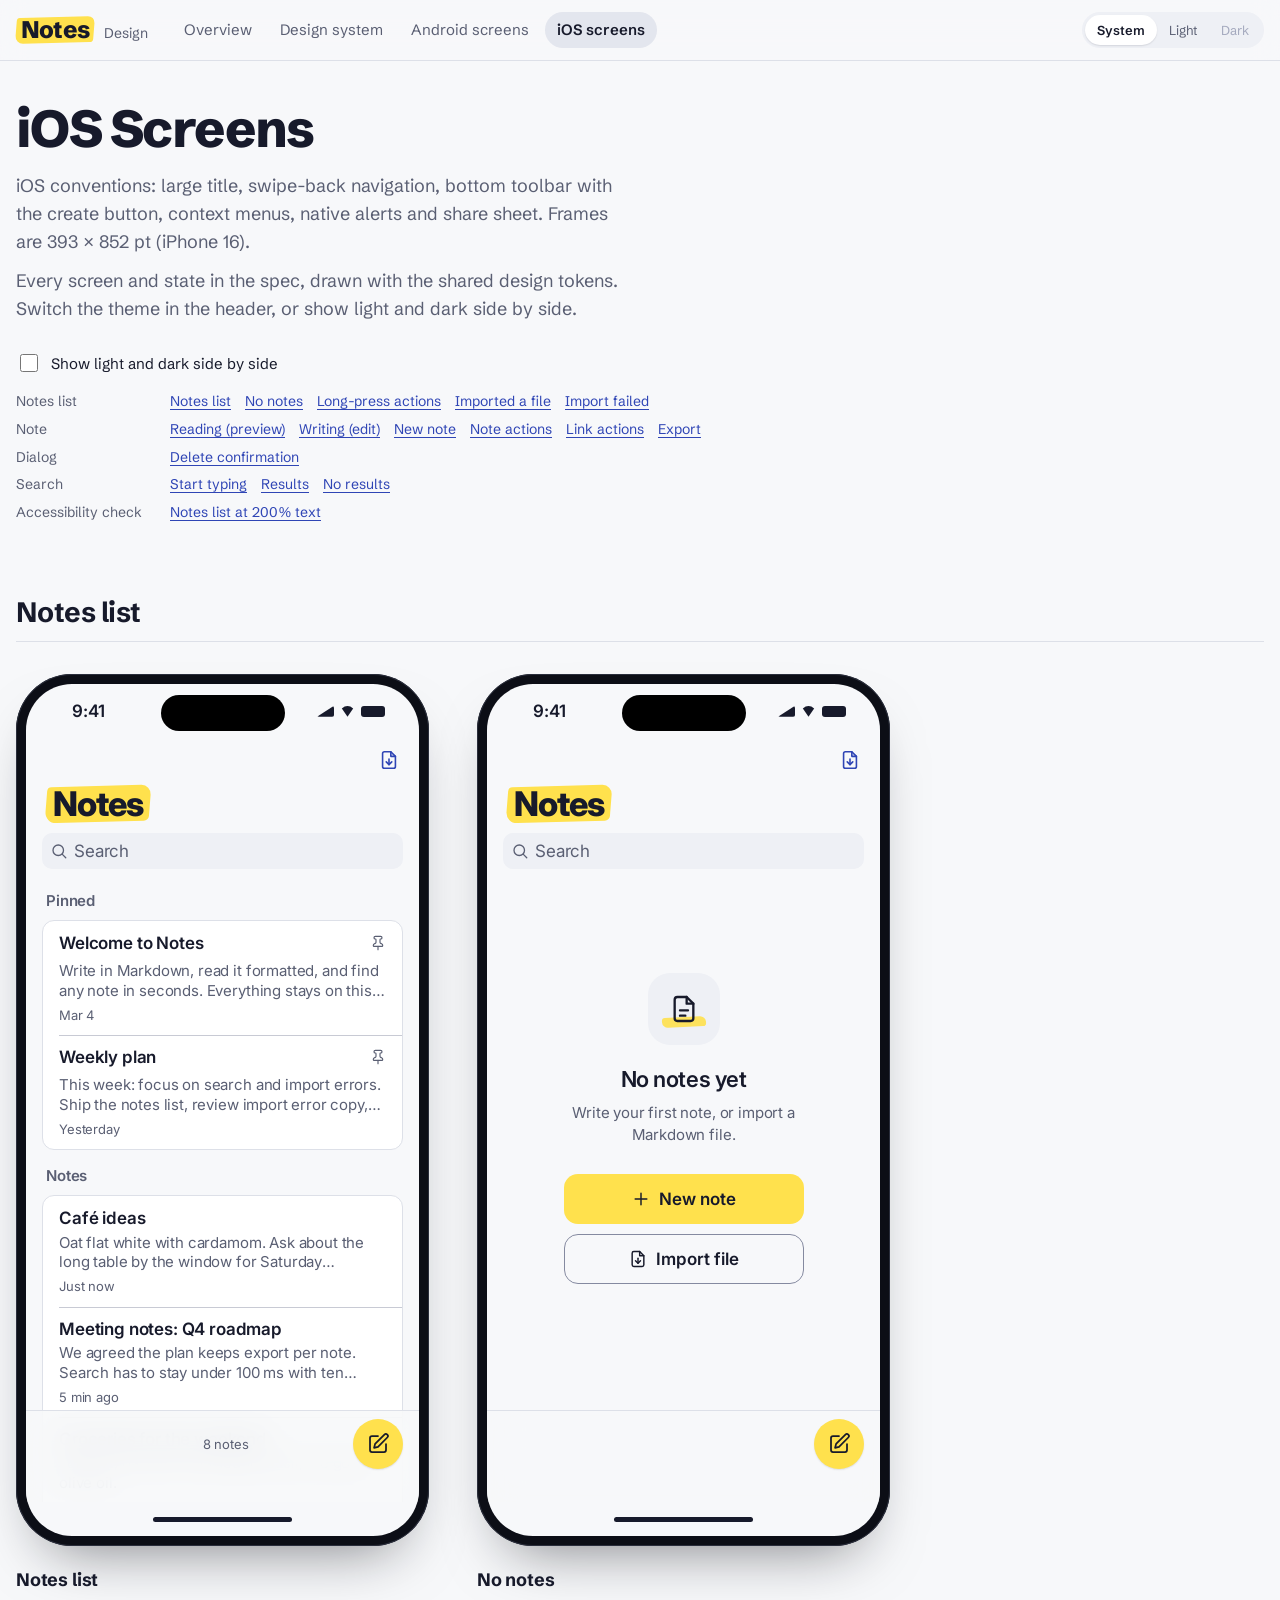
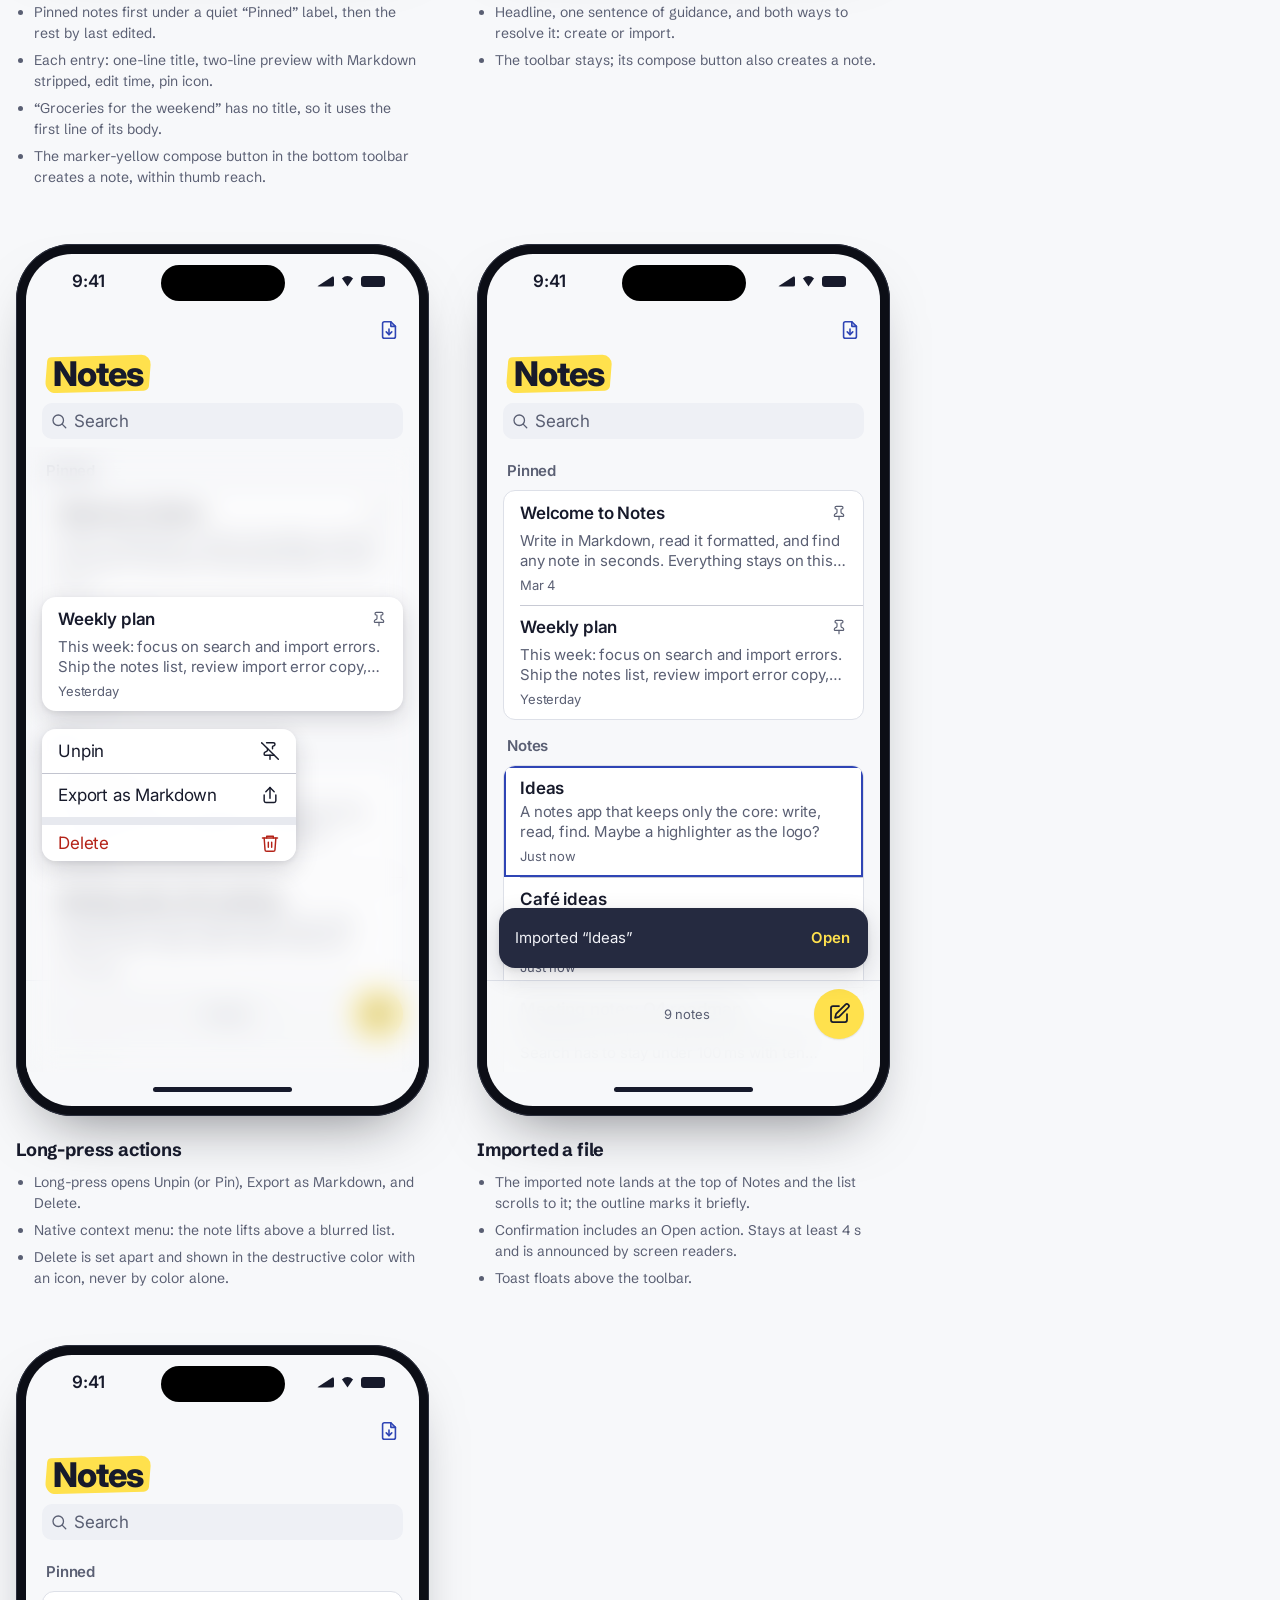
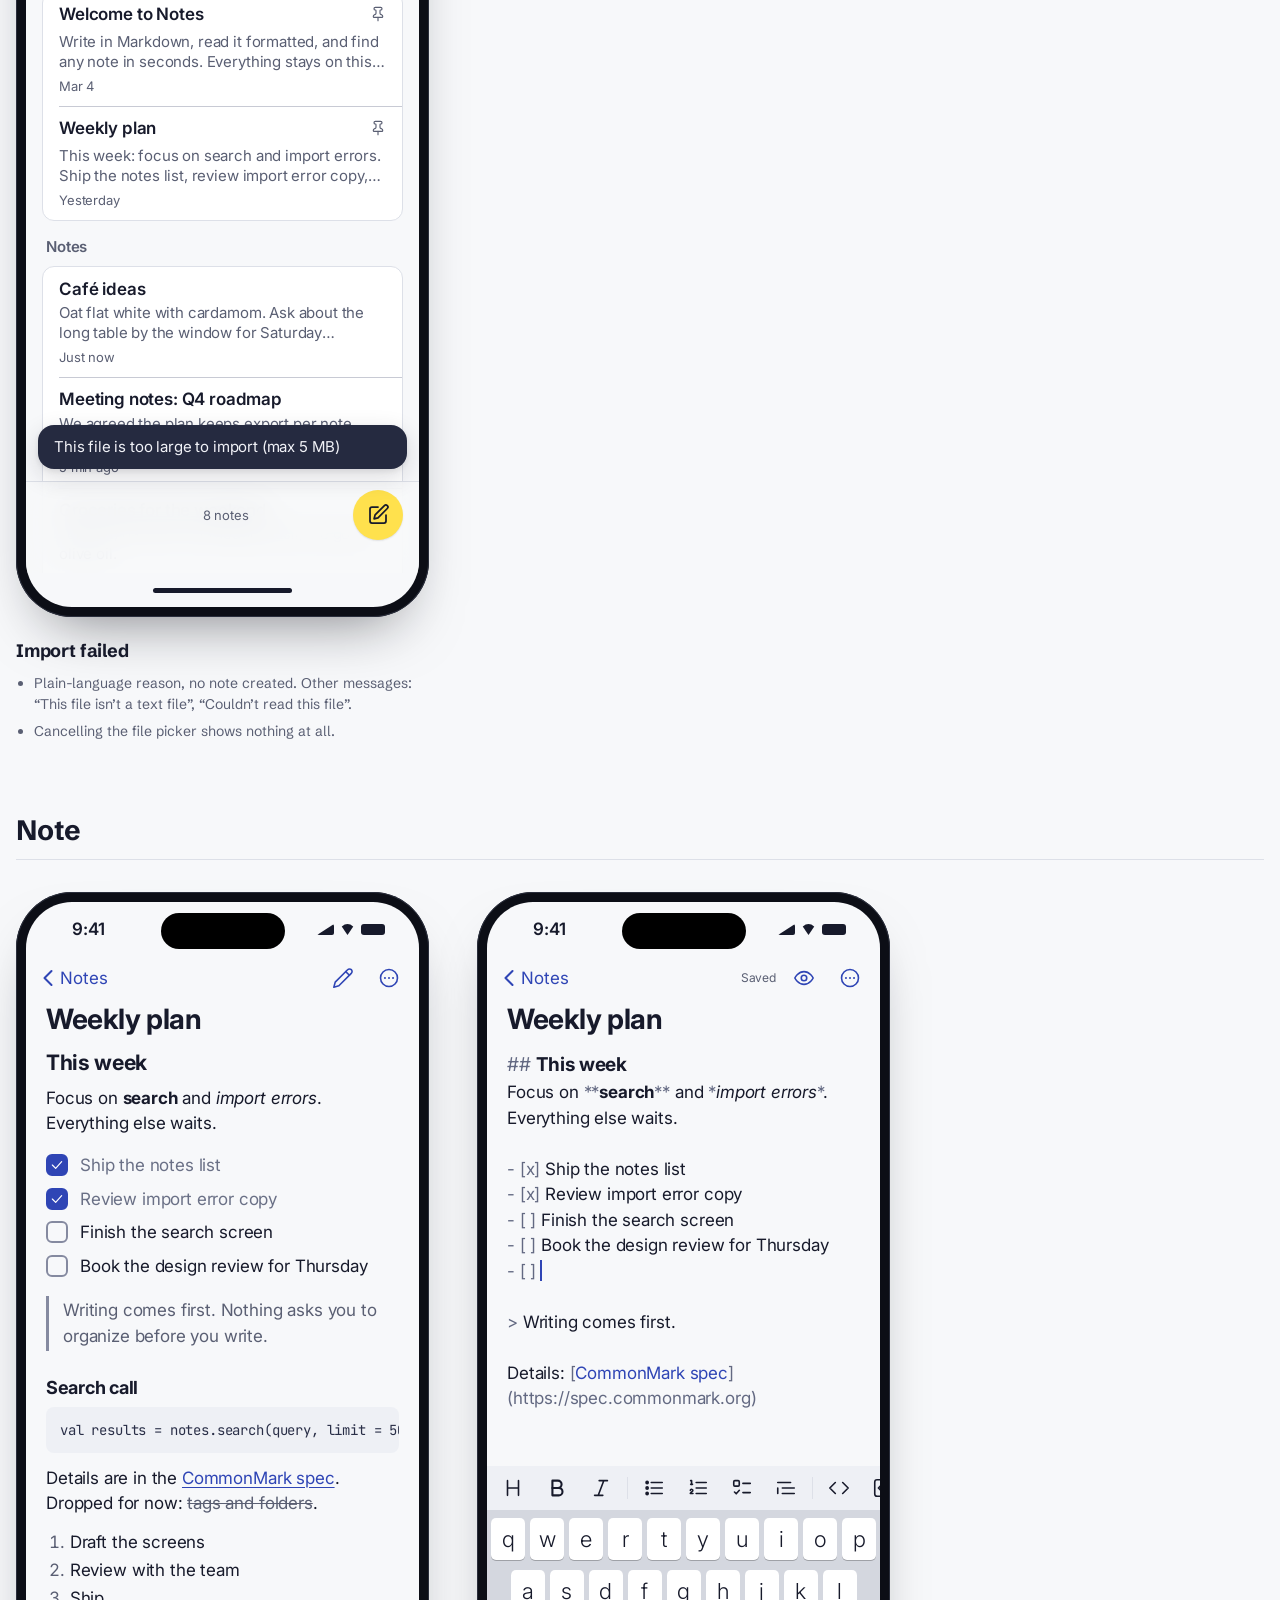
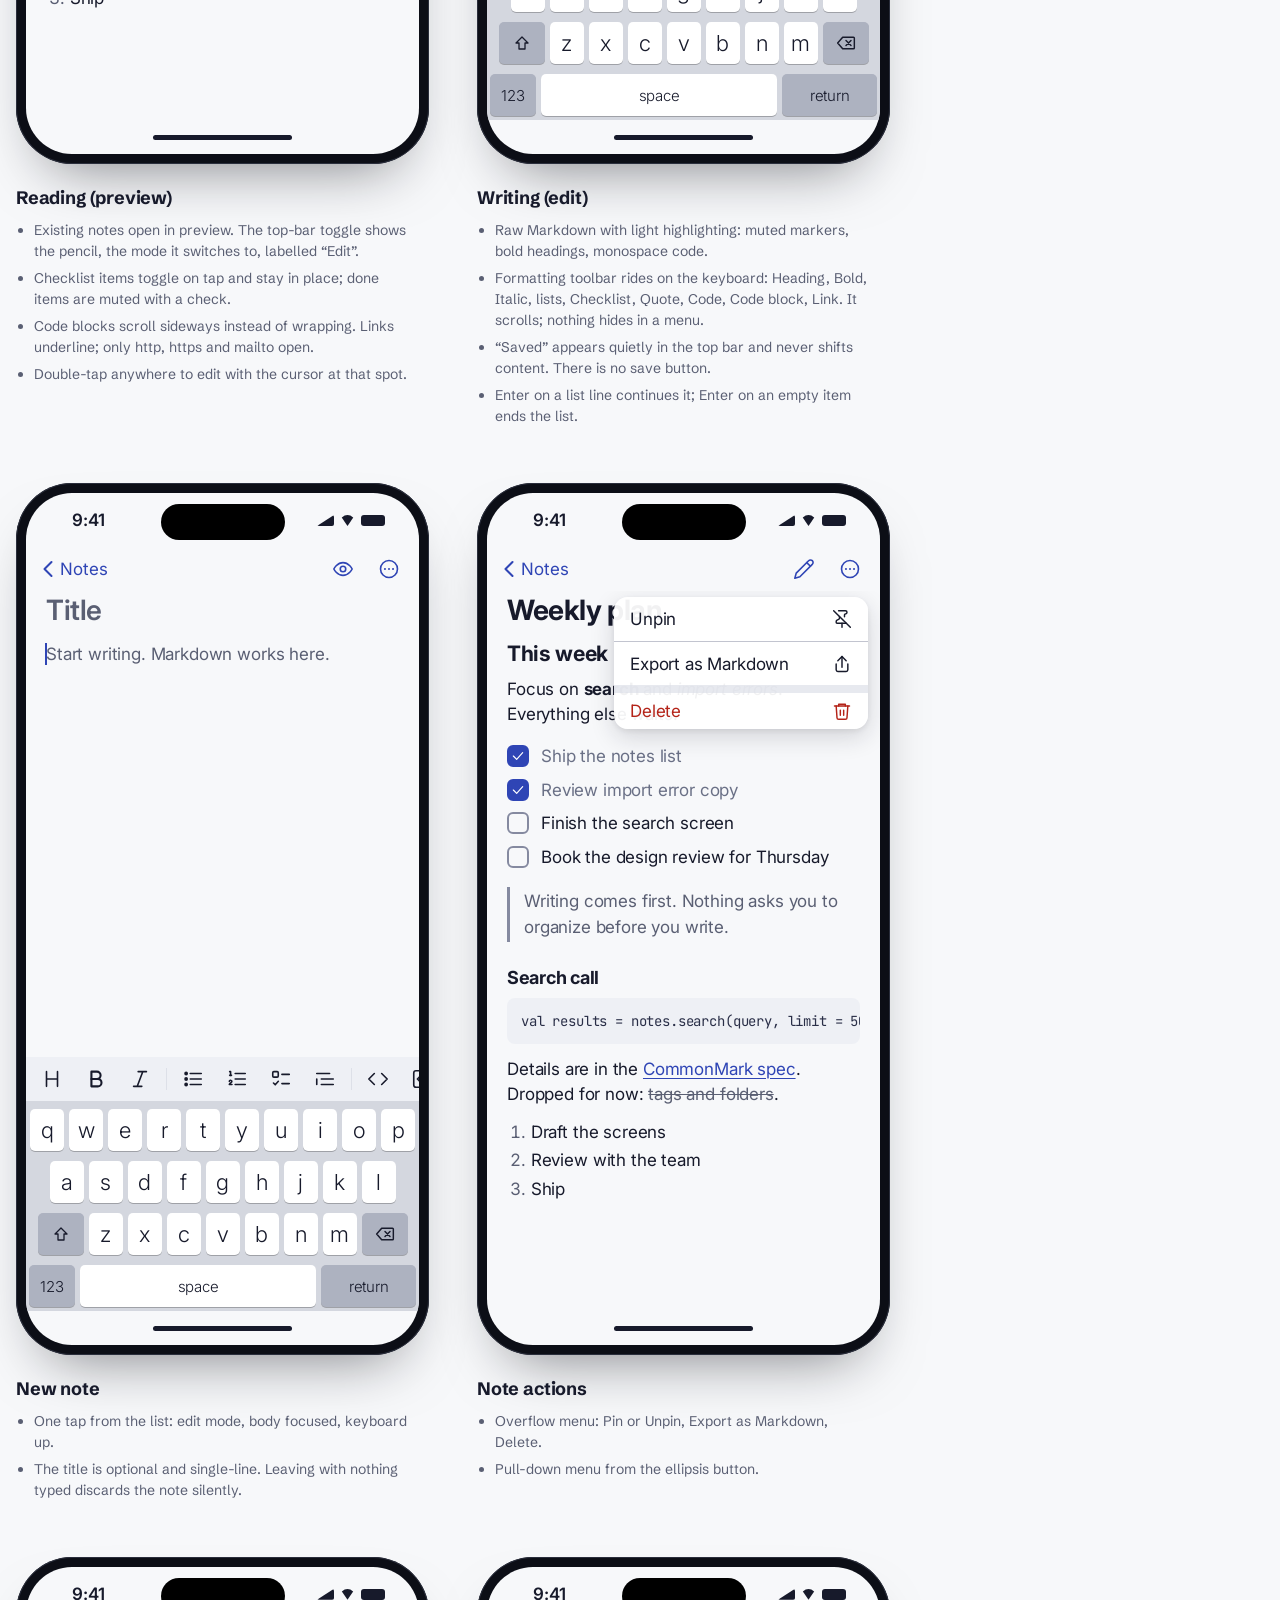
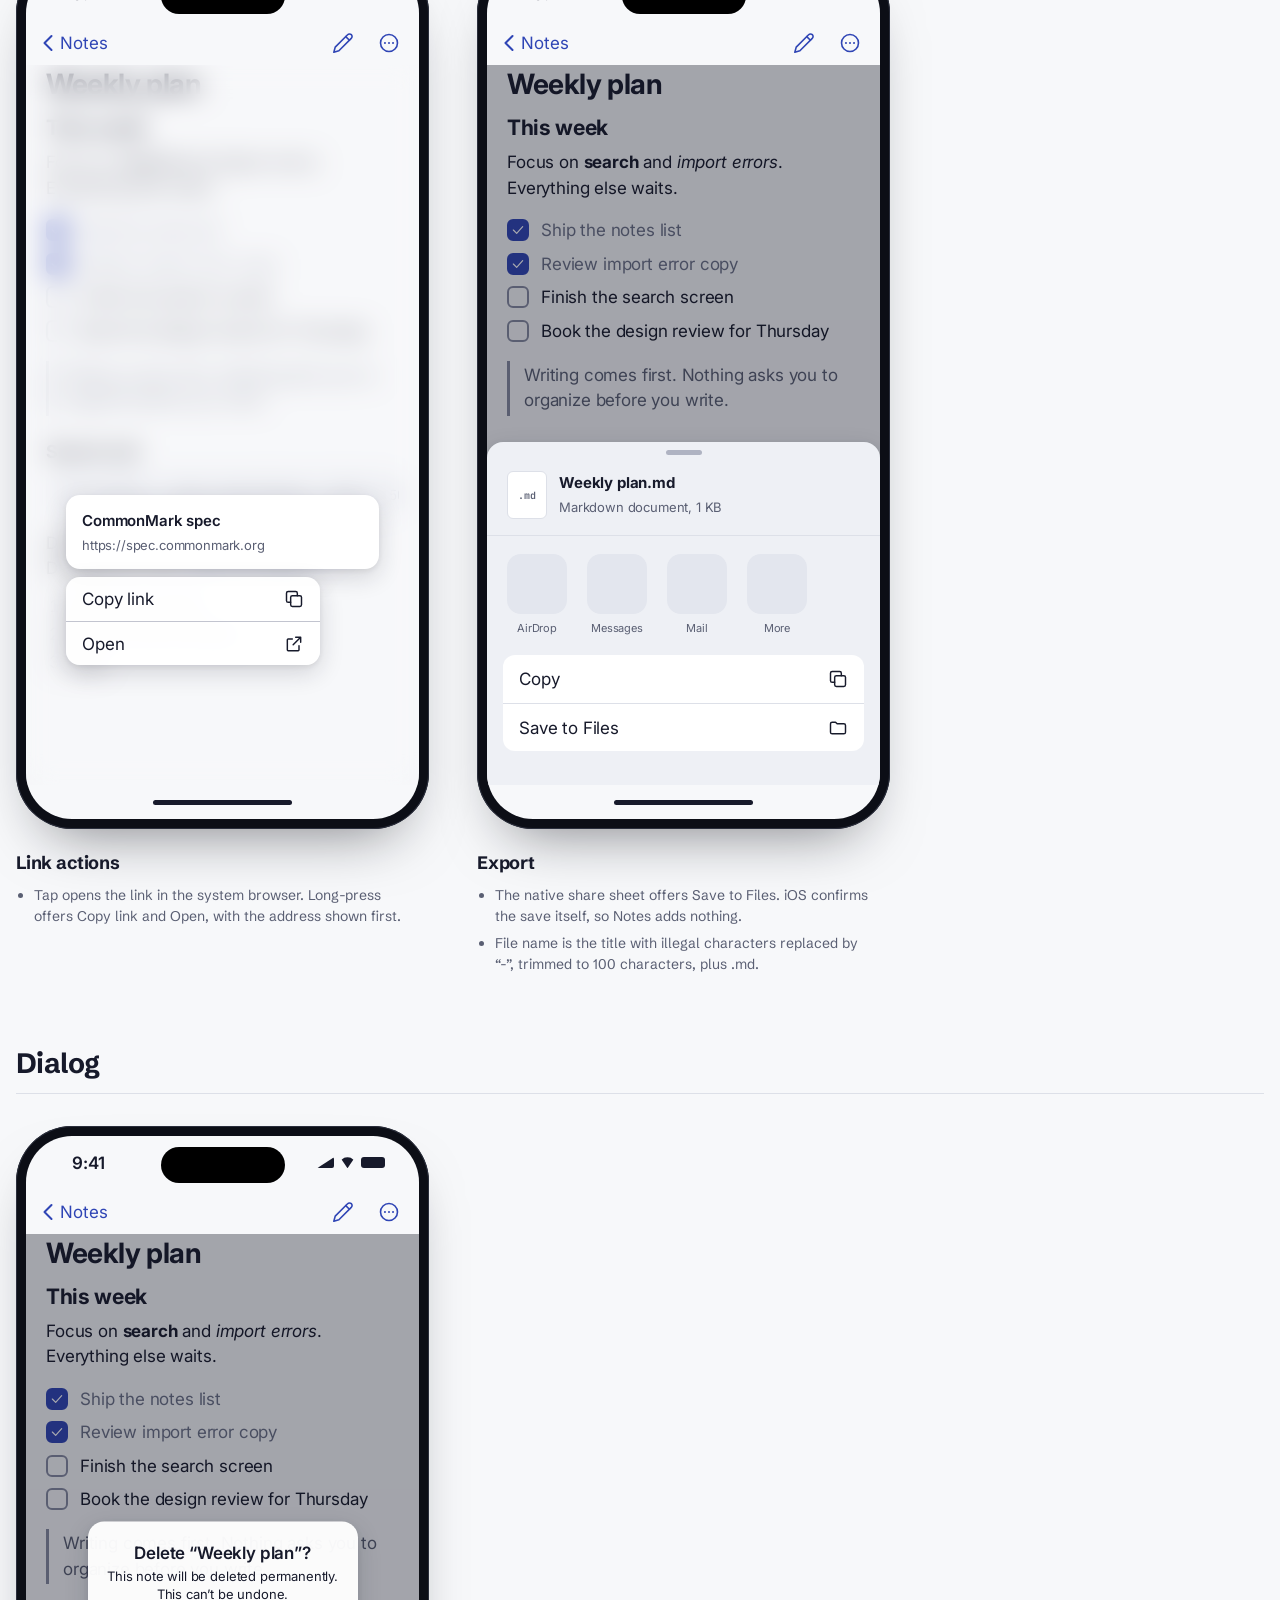
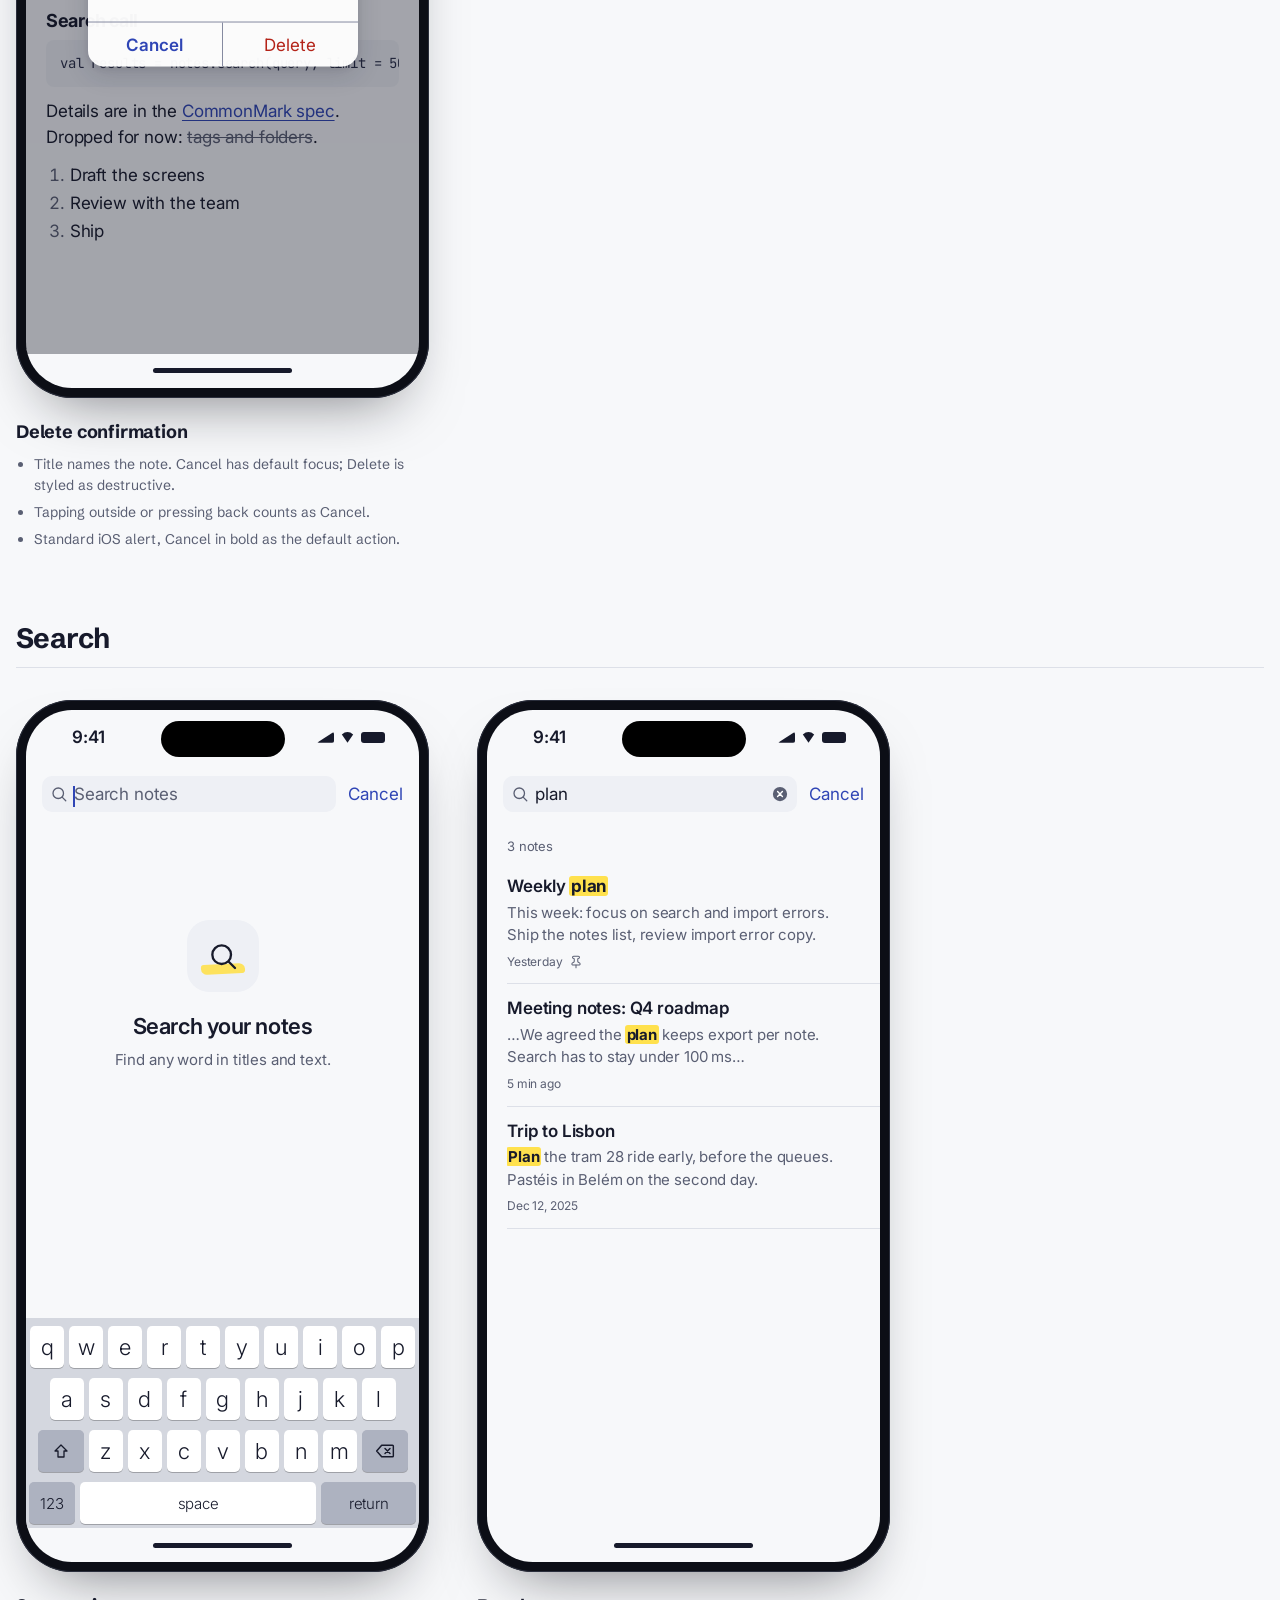
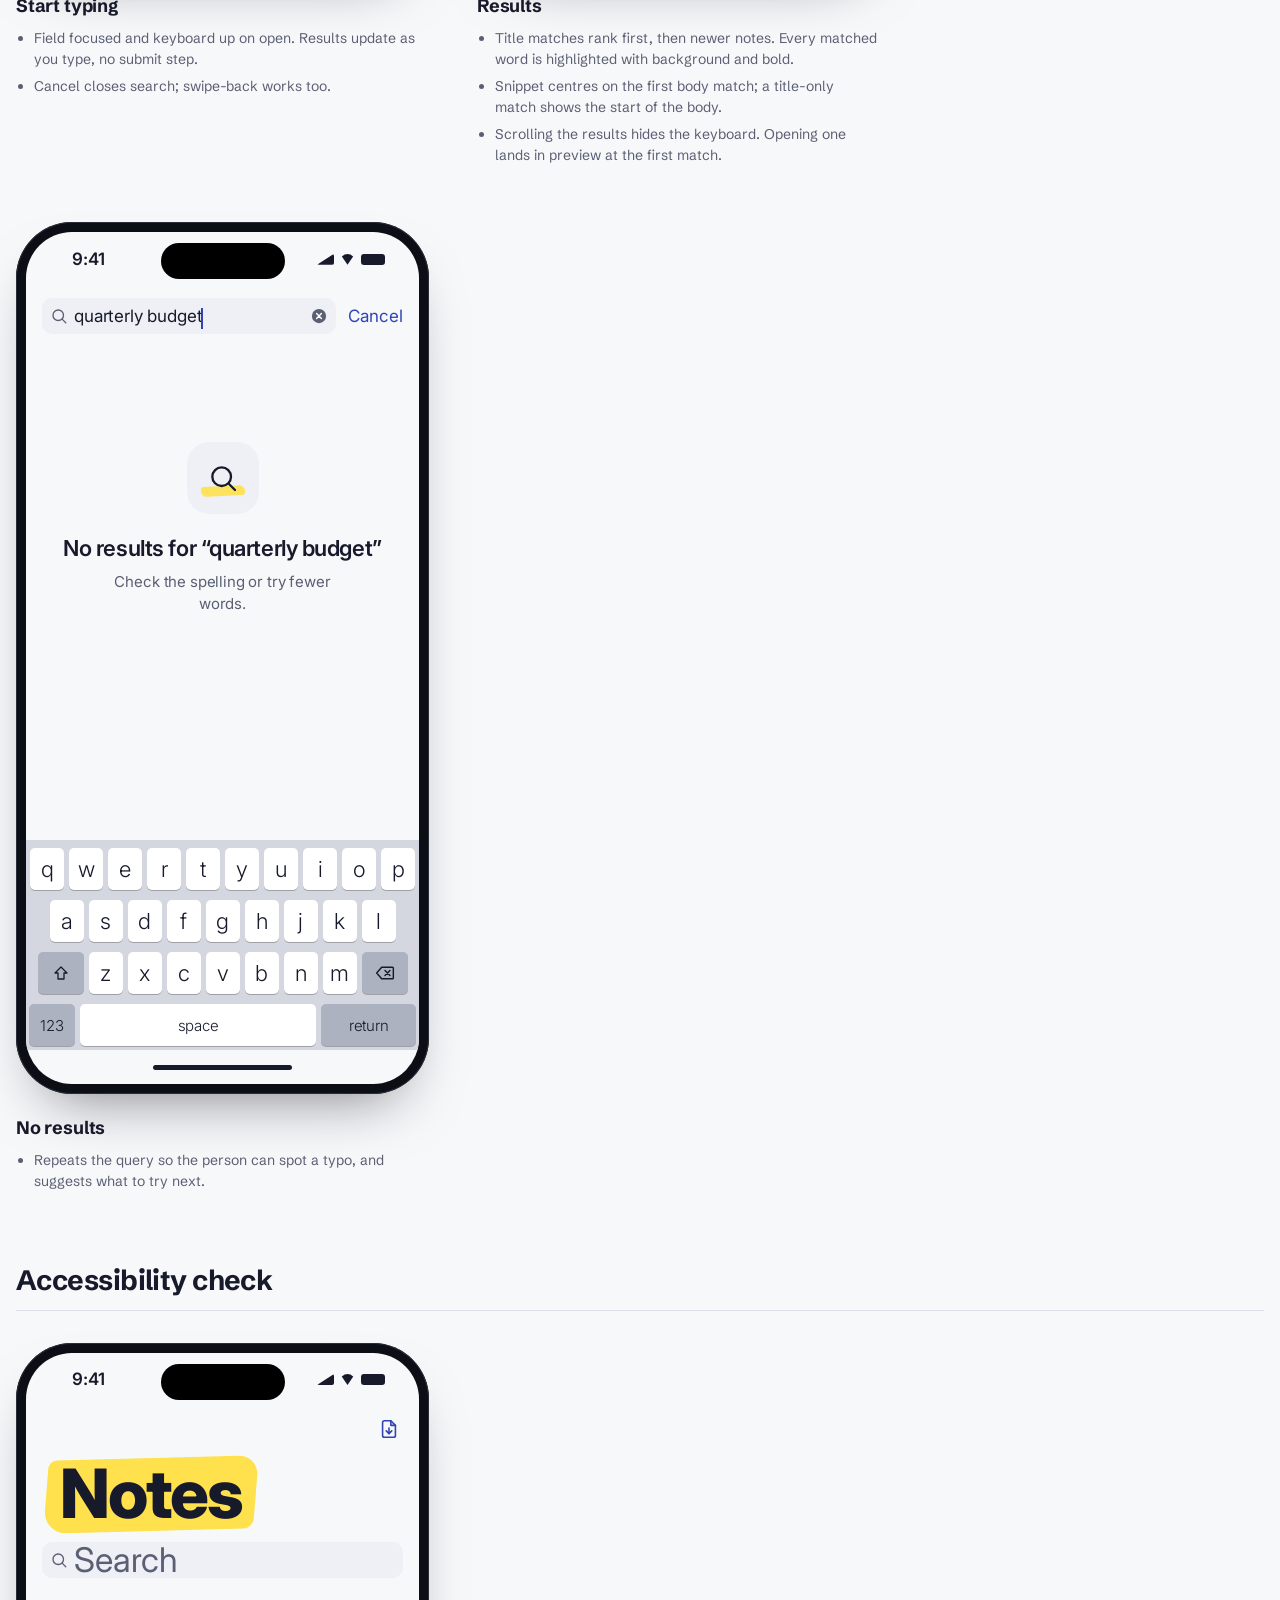
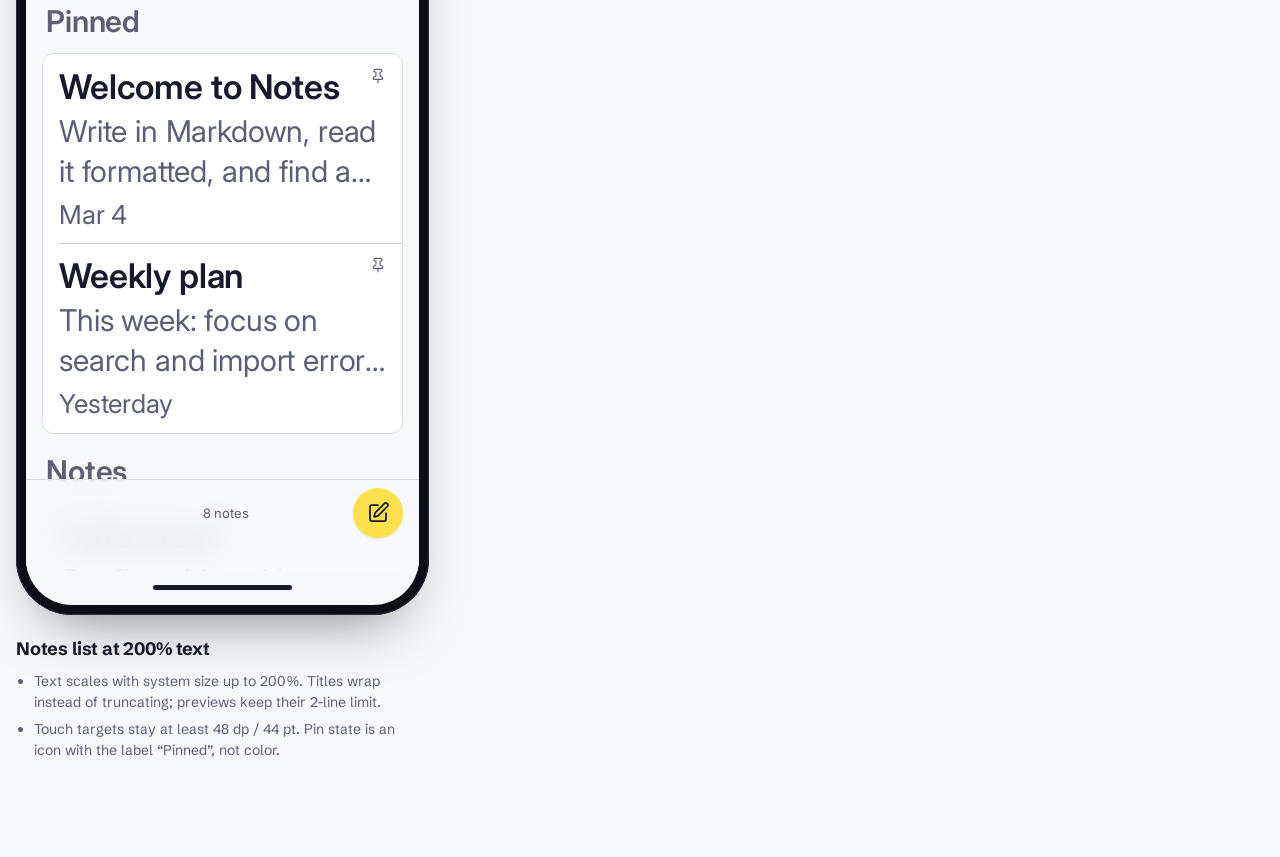
<file: Code/design/ios.html>
<!doctype html>
<html lang="en">
<head>
<meta charset="utf-8">
<meta name="viewport" content="width=device-width, initial-scale=1">
<title>Notes iOS Screens</title>
<link rel="preconnect" href="https://fonts.googleapis.com">
<link href="https://fonts.googleapis.com/css2?family=Schibsted+Grotesk:wght@400;500;600;700;800&family=Roboto:wght@400;500;600;700;800&family=Inter:wght@400;600;700;800&family=JetBrains+Mono:wght@400;600&display=swap" rel="stylesheet">
<link rel="stylesheet" href="assets/tokens.css">
<link rel="stylesheet" href="assets/site.css">
<link rel="stylesheet" href="assets/app.css">
<script src="assets/site.js"></script>
</head>
<body>
<main>
  <div class="lede">
    <h1>iOS Screens</h1>
    <p>iOS conventions: large title, swipe-back navigation, bottom toolbar with the create button, context menus, native alerts and share sheet. Frames are 393 × 852 pt (iPhone 16).</p>
    <p>Every screen and state in the spec, drawn with the shared design tokens. Switch the theme in the header, or show light and dark side by side.</p>
  </div>
  <div class="gallery-tools">
    <label class="toggle"><input type="checkbox" id="both"> Show light and dark side by side</label>
  </div>
  <ul class="jump" id="jump" aria-label="Screens on this page"></ul>
  <div id="gallery" data-both="false"></div>
</main>
<script src="assets/icons.js"></script>
<script src="assets/screens.js"></script>
<script>
  const root = document.getElementById('gallery');
  const both = document.getElementById('both');
  try { both.checked = localStorage.getItem('notes-both') === 'true'; } catch (e) {}
  function draw() {
    root.dataset.both = String(both.checked);
    renderGallery('ios', root);
  }
  both.addEventListener('change', () => {
    try { localStorage.setItem('notes-both', String(both.checked)); } catch (e) {}
    draw();
  });
  renderJump(document.getElementById('jump'));
  draw();
</script>
</body>
</html>
</file>
<file: Code/design/assets/tokens.css>
/* Notes design tokens.
   Light is the default. Dark follows the system unless the page or a single
   phone frame sets data-theme="light" | "dark". */

:root,
[data-theme="light"] {
  color-scheme: light;

  /* Base palette */
  --paper: #F7F8FA;
  --ink: #171A2B;
  --cobalt: #2F45B5;
  --marker: #FFE14D;
  --graphite: #5A5F73;

  /* Roles */
  --bg: var(--paper);
  --surface: #FFFFFF;
  --surface-2: #EEF0F5;        /* search field, toolbar, code */
  --surface-3: #E3E6EE;        /* pressed, selected */
  --on-bg: var(--ink);
  --on-muted: var(--graphite); /* previews, timestamps */
  --md-marker: #636982;        /* muted Markdown syntax in the editor (≥ 4.5:1) */
  --outline: #DDE0E8;          /* decorative dividers */
  --outline-strong: #858AA0;   /* input borders, focus-adjacent (≥ 3:1) */

  --primary: var(--cobalt);
  --on-primary: #FFFFFF;
  --primary-soft: #E4E8FB;
  --on-primary-soft: #1E2E80;

  --accent: var(--marker);     /* create button, brand mark */
  --on-accent: var(--ink);

  --hl-bg: var(--marker);      /* search match: background + bold */
  --hl-fg: var(--ink);

  --danger: #B42318;
  --on-danger: #FFFFFF;

  --code-bg: #EEF0F5;
  --code-fg: #2A2F48;
  --check-done: #6A7086;

  --snackbar-bg: #252A40;
  --snackbar-fg: #F1F2F7;
  --snackbar-action: #FFE14D;

  --scrim: rgba(16, 19, 31, 0.36);
  --shadow-1: 0 1px 2px rgba(23, 26, 43, 0.08), 0 1px 1px rgba(23, 26, 43, 0.04);
  --shadow-3: 0 8px 24px rgba(23, 26, 43, 0.16), 0 2px 6px rgba(23, 26, 43, 0.08);
  --focus: #2F45B5;

  --kbd-bg: #D4D7DF;
  --kbd-key: #FFFFFF;
  --kbd-key-alt: #ADB2C0;
  --kbd-fg: #171A2B;
}

@media (prefers-color-scheme: dark) {
  :root:not([data-theme="light"]) {
    color-scheme: dark;
    --bg: #10131F;
    --surface: #171B2A;
    --surface-2: #20253A;
    --surface-3: #2A3049;
    --on-bg: #E7E9F2;
    --on-muted: #A4A9BE;
    --md-marker: #8F95AD;
    --outline: #2A2F44;
    --outline-strong: #7A809A;
    --primary: #A9B6FF;
    --on-primary: #0E1A5C;
    --primary-soft: #26326E;
    --on-primary-soft: #DCE1FF;
    --accent: #FFE14D;
    --on-accent: #171A2B;
    --hl-bg: #FFE14D;
    --hl-fg: #171A2B;
    --danger: #FFB4AB;
    --on-danger: #5F0B05;
    --code-bg: #1C2134;
    --code-fg: #D6DAEA;
    --check-done: #8F95AD;
    --snackbar-bg: #E7E9F2;
    --snackbar-fg: #171A2B;
    --snackbar-action: #2F45B5;
    --scrim: rgba(0, 0, 0, 0.56);
    --shadow-1: 0 1px 2px rgba(0, 0, 0, 0.4);
    --shadow-3: 0 10px 30px rgba(0, 0, 0, 0.5);
    --focus: #A9B6FF;
    --kbd-bg: #2B2F3D;
    --kbd-key: #4A4F60;
    --kbd-key-alt: #363A48;
    --kbd-fg: #F1F2F7;
  }
}

[data-theme="dark"] {
  color-scheme: dark;
  --bg: #10131F;
  --surface: #171B2A;
  --surface-2: #20253A;
  --surface-3: #2A3049;
  --on-bg: #E7E9F2;
  --on-muted: #A4A9BE;
  --md-marker: #8F95AD;
  --outline: #2A2F44;
  --outline-strong: #7A809A;
  --primary: #A9B6FF;
  --on-primary: #0E1A5C;
  --primary-soft: #26326E;
  --on-primary-soft: #DCE1FF;
  --accent: #FFE14D;
  --on-accent: #171A2B;
  --hl-bg: #FFE14D;
  --hl-fg: #171A2B;
  --danger: #FFB4AB;
  --on-danger: #5F0B05;
  --code-bg: #1C2134;
  --code-fg: #D6DAEA;
  --check-done: #8F95AD;
  --snackbar-bg: #E7E9F2;
  --snackbar-fg: #171A2B;
  --snackbar-action: #2F45B5;
  --scrim: rgba(0, 0, 0, 0.56);
  --shadow-1: 0 1px 2px rgba(0, 0, 0, 0.4);
  --shadow-3: 0 10px 30px rgba(0, 0, 0, 0.5);
  --focus: #A9B6FF;
  --kbd-bg: #2B2F3D;
  --kbd-key: #4A4F60;
  --kbd-key-alt: #363A48;
  --kbd-fg: #F1F2F7;
}

/* Spacing (4-pt grid), radius, motion */
:root {
  --sp-1: 4px;
  --sp-2: 8px;
  --sp-3: 12px;
  --sp-4: 16px;
  --sp-5: 20px;
  --sp-6: 24px;
  --sp-8: 32px;
  --sp-10: 40px;

  --r-xs: 4px;    /* inline code, highlight */
  --r-sm: 8px;    /* code blocks, menus (iOS) */
  --r-md: 12px;   /* list cards, snackbars */
  --r-lg: 16px;   /* FAB, sheets */
  --r-xl: 28px;   /* dialogs (Android), search bar */
  --r-full: 999px;

  --dur-fast: 120ms;
  --dur-base: 200ms;
  --dur-slow: 300ms;
  --ease-standard: cubic-bezier(0.2, 0, 0, 1);
  --ease-emphasized: cubic-bezier(0.3, 0, 0, 1);

  --font-android: "Roboto", "Roboto Flex", system-ui, sans-serif;
  --font-ios: -apple-system, BlinkMacSystemFont, "SF Pro Text", "Inter", system-ui, sans-serif;
  --font-mono: "JetBrains Mono", ui-monospace, "SF Mono", Menlo, monospace;
  --font-doc: "Schibsted Grotesk", system-ui, sans-serif;

  /* 1 = 100% system text size; frames set 2 for the 200% check */
  --ts: 1;
}
</file>
<file: Code/design/assets/site.css>
/* Chrome for the design documentation pages (not part of the app UI). */

*, *::before, *::after { box-sizing: border-box; }
html { -webkit-text-size-adjust: 100%; }
body {
  margin: 0; background: var(--bg); color: var(--on-bg);
  font: 16px/1.55 var(--font-doc); -webkit-font-smoothing: antialiased;
}
a { color: var(--primary); text-underline-offset: 3px; }
:focus-visible { outline: 3px solid var(--focus); outline-offset: 2px; border-radius: 4px; }

.site-header {
  position: sticky; top: 0; z-index: 50; display: flex; align-items: center; gap: 24px; flex-wrap: wrap;
  padding: 12px max(16px, calc((100vw - 1320px) / 2));
  background: color-mix(in srgb, var(--bg) 88%, transparent); backdrop-filter: blur(12px); -webkit-backdrop-filter: blur(12px);
  border-bottom: 1px solid var(--outline);
}
.brand { display: flex; align-items: baseline; gap: 10px; text-decoration: none; color: var(--on-bg); }
.brand .wordmark { font-size: 24px; }
.brand-sub { font-size: 14px; color: var(--on-muted); }
.site-header nav { display: flex; gap: 4px; flex-wrap: wrap; flex: 1; }
.site-header nav a { padding: 6px 12px; border-radius: 999px; text-decoration: none; color: var(--on-muted); font-size: 15px; }
.site-header nav a:hover { color: var(--on-bg); background: var(--surface-2); }
.site-header nav a[aria-current="page"] { color: var(--on-bg); background: var(--surface-3); font-weight: 600; }
.theme-switch { display: flex; padding: 3px; border-radius: 999px; background: var(--surface-2); }
.theme-switch button { font: inherit; font-size: 13px; border: 0; background: none; color: var(--on-muted); padding: 5px 12px; border-radius: 999px; cursor: pointer; }
.theme-switch button[aria-pressed="true"] { background: var(--surface); color: var(--on-bg); box-shadow: var(--shadow-1); font-weight: 600; }

main { max-width: 1320px; margin: 0 auto; padding: 40px 16px 96px; }
.lede { max-width: 62ch; }
.lede h1 { font-size: clamp(34px, 5vw, 52px); line-height: 1.05; letter-spacing: -0.03em; margin: 0 0 16px; font-weight: 800; }
.lede p { font-size: 18px; color: var(--on-muted); margin: 0 0 12px; }

h2 { font-size: 28px; letter-spacing: -0.02em; line-height: 1.2; margin: 0 0 8px; }
h3 { font-size: 18px; letter-spacing: -0.01em; margin: 0 0 8px; }
.section { margin-top: 64px; }
.section > p.intro { color: var(--on-muted); max-width: 70ch; margin: 0 0 24px; }

/* Gallery */
.gallery-tools { display: flex; flex-wrap: wrap; gap: 16px 24px; align-items: center; margin: 28px 0 0; }
.toggle { display: inline-flex; gap: 10px; align-items: center; font-size: 15px; cursor: pointer; }
.toggle input { width: 18px; height: 18px; accent-color: var(--primary); }
.jump { list-style: none; padding: 16px 0 0; margin: 0; display: flex; flex-direction: column; gap: 6px; font-size: 14px; }
.jump li { display: flex; flex-wrap: wrap; gap: 4px 14px; align-items: baseline; }
.jump span { color: var(--on-muted); min-width: 140px; }
.group { margin-top: 72px; scroll-margin-top: 80px; }
.group > h2 { padding-bottom: 12px; border-bottom: 1px solid var(--outline); margin-bottom: 32px; }
.shots { display: flex; flex-wrap: wrap; gap: 56px 48px; }
.shot { margin: 0; scroll-margin-top: 84px; }
.frames { display: flex; gap: 24px; flex-wrap: wrap; }
.shot figcaption { max-width: 400px; margin-top: 20px; }
.shot figcaption ul { margin: 0; padding-left: 18px; color: var(--on-muted); font-size: 14px; line-height: 1.5; }
.shot figcaption li + li { margin-top: 6px; }

@media (max-width: 480px) {
  .device { zoom: 0.84; }
}

/* Overview cards */
.pages { display: grid; grid-template-columns: repeat(auto-fit, minmax(260px, 1fr)); gap: 16px; margin-top: 40px; }
.page-card {
  display: flex; flex-direction: column; gap: 8px; padding: 22px; border-radius: 16px; text-decoration: none; color: var(--on-bg);
  background: var(--surface); border: 1px solid var(--outline);
}
.page-card:hover { border-color: var(--outline-strong); }
.page-card b { font-size: 20px; letter-spacing: -0.01em; }
.page-card span { color: var(--on-muted); font-size: 15px; }
.facts { display: grid; grid-template-columns: repeat(auto-fit, minmax(240px, 1fr)); gap: 32px; margin-top: 16px; }
.facts ul { margin: 0; padding-left: 18px; color: var(--on-muted); }
.facts li + li { margin-top: 4px; }

/* Design system specimens */
.swatches { display: grid; grid-template-columns: repeat(auto-fill, minmax(190px, 1fr)); gap: 12px; }
.swatch { border-radius: 12px; overflow: hidden; border: 1px solid var(--outline); background: var(--surface); font-size: 13px; }
.swatch .chip { height: 72px; display: flex; align-items: flex-end; padding: 8px 10px; font-weight: 700; font-size: 15px; }
.swatch .meta { padding: 8px 10px 10px; display: grid; gap: 2px; }
.swatch .meta b { font-size: 14px; }
.swatch .meta code { font-family: var(--font-mono); font-size: 12px; color: var(--on-muted); }
.swatch .ratio { font-size: 12px; color: var(--on-muted); }
.swatch .ratio.pass::before { content: "✓ "; color: var(--primary); font-weight: 700; }
.swatch .ratio.fail::before { content: "✕ "; color: var(--danger); font-weight: 700; }

.palette { display: grid; grid-template-columns: repeat(auto-fit, minmax(150px, 1fr)); gap: 0; border-radius: 16px; overflow: hidden; border: 1px solid var(--outline); }
.palette div { height: 150px; padding: 14px; display: flex; flex-direction: column; justify-content: flex-end; font-size: 14px; }
.palette b { font-size: 17px; }

.specimen { background: var(--surface); border: 1px solid var(--outline); border-radius: 16px; padding: 24px; overflow-x: auto; }
.two-col { display: grid; grid-template-columns: repeat(auto-fit, minmax(320px, 1fr)); gap: 16px; }
.type-row { display: grid; grid-template-columns: 170px 1fr; gap: 16px; align-items: baseline; padding: 12px 0; border-top: 1px solid var(--outline); }
.type-row:first-of-type { border-top: 0; }
.type-row .tok { font-size: 13px; color: var(--on-muted); }
.type-row .tok code { font-family: var(--font-mono); font-size: 12px; display: block; }
@media (max-width: 560px) { .type-row { grid-template-columns: 1fr; gap: 4px; } }

.scale { display: flex; flex-wrap: wrap; gap: 20px; align-items: flex-end; }
.scale figure { margin: 0; text-align: center; font-size: 12px; color: var(--on-muted); }
.scale .bar { background: var(--primary); border-radius: 2px; margin: 0 auto 8px; }
.radii { display: flex; flex-wrap: wrap; gap: 20px; }
.radii figure { margin: 0; font-size: 12px; color: var(--on-muted); text-align: center; }
.radii .box { width: 84px; height: 84px; background: var(--surface-2); border: 2px solid var(--outline-strong); margin-bottom: 8px; }

.icon-grid { display: grid; grid-template-columns: repeat(auto-fill, minmax(112px, 1fr)); gap: 8px; }
.icon-grid figure { margin: 0; padding: 16px 8px 12px; border-radius: 12px; background: var(--surface); border: 1px solid var(--outline); display: flex; flex-direction: column; align-items: center; gap: 10px; font-size: 12px; color: var(--on-muted); }
.icon-grid .ic { color: var(--on-bg); }

/* Components drawn outside a phone still use app.css; give them a stage */
.stage { position: relative; display: flex; flex-wrap: wrap; gap: 20px; align-items: flex-start; }
.stage .screen, .stage.screen { width: auto; height: auto; border-radius: 0; overflow: visible; background: transparent; }
.comp { display: flex; flex-direction: column; gap: 10px; min-width: 0; }
.comp > .label { font-size: 13px; color: var(--on-muted); }
.comp .holder { position: relative; background: var(--bg); border: 1px dashed var(--outline-strong); border-radius: 12px; padding: 16px; }
.holder .a-menu, .holder .i-menu, .holder .a-dialog, .holder .i-alert, .holder .a-snackbar, .holder .i-toast, .holder .a-fab {
  position: relative; inset: auto; transform: none; left: auto; right: auto; top: auto; bottom: auto;
}
.holder .i-alert { margin: 0 auto; }
.holder .a-dialog { width: 312px; }
.dos { display: grid; grid-template-columns: repeat(auto-fit, minmax(280px, 1fr)); gap: 16px; }
.dos > div { border-radius: 12px; padding: 16px 18px; background: var(--surface); border: 1px solid var(--outline); }
.dos h3 { font-size: 15px; }
.dos ul { margin: 0; padding-left: 18px; color: var(--on-muted); font-size: 14px; }
table.spec { border-collapse: collapse; width: 100%; font-size: 14px; }
table.spec th, table.spec td { text-align: left; padding: 10px 12px; border-bottom: 1px solid var(--outline); vertical-align: top; }
table.spec th { color: var(--on-muted); font-weight: 600; }
table.spec code { font-family: var(--font-mono); font-size: 12.5px; }
</file>
<file: Code/design/assets/app.css>
/* Notes app UI, drawn inside phone frames.
   Sizes are 1 CSS px = 1 dp (Android) = 1 pt (iOS).
   Text sizes multiply by --ts so a frame can preview 200% system text. */

/* ---------- Device frames ---------- */

.device {
  --bezel: #0C0E16;
  flex: none;
  padding: 10px;
  background: var(--bezel);
  border-radius: 46px;
  box-shadow: 0 0 0 1px #2A2E3C inset, 0 30px 60px -30px rgba(12, 14, 22, 0.55);
}
.device.ios { border-radius: 56px; }

.screen {
  position: relative;
  overflow: hidden;
  display: flex;
  flex-direction: column;
  background: var(--bg);
  color: var(--on-bg);
  -webkit-font-smoothing: antialiased;
}
.android .screen { width: 360px; height: 800px; border-radius: 36px; font-family: var(--font-android); }
.ios .screen { width: 393px; height: 852px; border-radius: 46px; font-family: var(--font-ios); letter-spacing: -0.01em; }

:where(.screen) button { font: inherit; color: inherit; background: none; border: 0; padding: 0; cursor: default; }
.screen :focus-visible { outline: 3px solid var(--focus); outline-offset: 2px; }

/* Status bars */
.sb { flex: none; display: flex; align-items: center; justify-content: space-between; position: relative; z-index: 3; color: var(--on-bg); font-weight: 600; }
.android .sb { height: 36px; padding: 0 20px; font-size: 14px; font-weight: 500; }
.android .sb::after { content: ""; position: absolute; left: 50%; top: 10px; width: 14px; height: 14px; margin-left: -7px; border-radius: 50%; background: var(--bezel, #0C0E16); }
.ios .sb { height: 54px; padding: 0 34px 0 46px; font-size: 17px; }
.ios .sb::after { content: ""; position: absolute; left: 50%; top: 11px; width: 124px; height: 36px; margin-left: -62px; border-radius: 20px; background: #000; }
.sb-icons { display: flex; gap: 6px; align-items: center; }
.sb-icons i { display: block; background: currentColor; border-radius: 2px; }
.sb-sig { width: 17px; height: 11px; clip-path: polygon(0 100%, 100% 0, 100% 100%); }
.sb-wifi { width: 15px; height: 11px; border-radius: 15px 15px 2px 2px !important; clip-path: polygon(0 0, 100% 0, 50% 100%); }
.sb-bat { width: 24px; height: 11px; border-radius: 3px !important; }
.android .sb-bat { width: 10px; height: 16px; }

/* Bottom system areas */
.gesture { flex: none; height: 24px; display: grid; place-items: center; }
.gesture::before { content: ""; width: 108px; height: 4px; border-radius: 4px; background: var(--on-bg); opacity: 0.55; }
.home-ind { flex: none; height: 34px; display: grid; place-items: center; }
.home-ind::before { content: ""; width: 139px; height: 5px; border-radius: 5px; background: var(--on-bg); }

.body { flex: 1; min-height: 0; overflow: hidden; position: relative; }
.scroll { height: 100%; overflow: hidden; }

/* ---------- Shared bits ---------- */

.icon-btn { display: inline-grid; place-items: center; flex: none; border-radius: 50%; color: var(--on-bg); }
.android .icon-btn { width: 48px; height: 48px; }
.ios .icon-btn { width: 44px; height: 44px; color: var(--primary); }
.icon-btn.muted { color: var(--on-muted); }
.icon-btn.on { background: var(--primary-soft); color: var(--on-primary-soft); }

/* Brand mark: ink letters on a marker swipe, identical in both themes */
.wordmark { position: relative; display: inline-block; font-weight: 800; letter-spacing: -0.03em; z-index: 0; color: var(--ink); padding: 0 0.2em; line-height: 1.15; }
.wordmark::before {
  content: ""; position: absolute; z-index: -1; inset: 0.06em 0 0.02em;
  background: var(--marker); border-radius: 0.12em 0.3em 0.14em 0.34em; transform: rotate(-1.5deg) skewX(-6deg);
}

.spacer { flex: 1; }
.muted { color: var(--on-muted); }
.saved { font-size: calc(12px * var(--ts)); color: var(--on-muted); padding: 0 4px; white-space: nowrap; }

mark.hl {
  background: var(--hl-bg); color: var(--hl-fg); font-weight: 700;
  border-radius: 3px; padding: 0 2px; margin: 0 -1px;
  box-decoration-break: clone; -webkit-box-decoration-break: clone;
}

.scrim { position: absolute; inset: 0; background: var(--scrim); z-index: 10; }

/* ---------- Android: notes list ---------- */

.a-topbar { flex: none; height: 64px; display: flex; align-items: center; padding: 0 4px 0 16px; gap: 0; }
.a-topbar .wordmark { font-size: calc(24px * var(--ts)); margin-left: 4px; }
.a-topbar.note { padding: 0 4px; }

.a-list { padding: 4px 12px 120px; display: flex; flex-direction: column; gap: 8px; }
.group-label { font-size: calc(14px * var(--ts)); line-height: 1.4; font-weight: 500; color: var(--on-muted); padding: 12px 4px 2px; }
.android .group-label:first-child { padding-top: 4px; }

.a-card {
  position: relative; background: var(--surface); border: 1px solid var(--outline);
  border-radius: var(--r-md); padding: 14px 16px 12px;
}
.a-card.selected { background: var(--surface-3); border-color: var(--outline-strong); }
.card-head { display: flex; align-items: flex-start; gap: 8px; }
.card-title {
  flex: 1; min-width: 0; font-size: calc(16px * var(--ts)); line-height: 1.5; font-weight: 600;
  overflow: hidden; text-overflow: ellipsis; white-space: nowrap;
}
.card-title.fallback { font-weight: 500; }
.card-pin { flex: none; color: var(--on-muted); margin-top: calc(4px * var(--ts)); }
.card-preview {
  margin-top: 2px; font-size: calc(14px * var(--ts)); line-height: 1.43; color: var(--on-muted);
  display: -webkit-box; -webkit-line-clamp: 2; -webkit-box-orient: vertical; overflow: hidden;
}
.card-time { margin-top: 8px; font-size: calc(12px * var(--ts)); line-height: 1.33; color: var(--on-muted); }
.big-text .card-title { white-space: normal; }

.a-fab {
  position: absolute; right: 16px; bottom: 16px; z-index: 4;
  display: flex; align-items: center; gap: 10px; height: 56px; padding: 0 20px 0 16px;
  border-radius: var(--r-lg); background: var(--accent); color: var(--on-accent) !important;
  font-size: calc(15px * var(--ts)); font-weight: 600; box-shadow: var(--shadow-3);
}
.a-fab .ic { stroke-width: 2.2; }

.a-snackbar {
  position: absolute; left: 12px; right: 12px; bottom: 88px; z-index: 5;
  display: flex; align-items: center; gap: 8px; min-height: 48px; padding: 6px 8px 6px 16px;
  border-radius: var(--r-xs); background: var(--snackbar-bg); color: var(--snackbar-fg);
  font-size: calc(14px * var(--ts)); line-height: 1.43; box-shadow: var(--shadow-3);
}
.a-snackbar .msg { flex: 1; padding: 8px 0; }
.a-snackbar .action { color: var(--snackbar-action) !important; font-weight: 600; padding: 10px 12px; border-radius: 20px; }

.a-menu {
  position: absolute; z-index: 12; min-width: 200px; padding: 8px 0;
  background: var(--surface); border-radius: var(--r-xs); box-shadow: var(--shadow-3);
}
.a-menu .item { display: flex; align-items: center; gap: 12px; height: 48px; padding: 0 16px 0 12px; font-size: calc(14px * var(--ts)); }
.a-menu .item .ic { color: var(--on-muted); }
.a-menu .item.danger, .a-menu .item.danger .ic { color: var(--danger); }
.a-menu hr { border: 0; border-top: 1px solid var(--outline); margin: 8px 0; }

.a-dialog {
  position: absolute; z-index: 12; left: 28px; right: 28px; top: 50%; transform: translateY(-50%);
  background: var(--surface); border-radius: var(--r-xl); padding: 24px 24px 16px; box-shadow: var(--shadow-3);
}
.a-dialog h3 { margin: 0 0 16px; font-size: calc(24px * var(--ts)); line-height: 1.33; font-weight: 400; }
.a-dialog p { margin: 0; font-size: calc(14px * var(--ts)); line-height: 1.43; color: var(--on-muted); }
.a-dialog .actions { display: flex; justify-content: flex-end; gap: 8px; margin-top: 24px; }
.text-btn { height: 40px; padding: 0 12px; border-radius: 20px; font-size: calc(14px * var(--ts)); font-weight: 600; color: var(--primary) !important; }
.text-btn.danger { color: var(--danger) !important; }
.text-btn.focused { outline: 3px solid var(--focus); outline-offset: 0; }

/* ---------- Empty states ---------- */

.empty { display: flex; flex-direction: column; align-items: center; text-align: center; padding: 96px 36px 0; }
.empty .glyph {
  position: relative; width: 72px; height: 72px; display: grid; place-items: center; margin-bottom: 20px;
  border-radius: 22px; background: var(--surface-2); color: var(--on-bg);
}
.empty .glyph::after {
  content: ""; position: absolute; left: 14px; right: 14px; bottom: 18px; height: 10px; z-index: 0;
  background: var(--marker); border-radius: 3px 6px 3px 6px; transform: rotate(-3deg); opacity: 0.9;
}
.empty .glyph .ic { position: relative; z-index: 1; }
.empty h2 { margin: 0; font-size: calc(22px * var(--ts)); line-height: 1.3; font-weight: 600; }
.empty p { margin: 8px 0 0; font-size: calc(15px * var(--ts)); line-height: 1.47; color: var(--on-muted); max-width: 28ch; }
.empty .actions { display: flex; flex-direction: column; gap: 10px; margin-top: 28px; width: 100%; max-width: 240px; }
.btn {
  display: flex; align-items: center; justify-content: center; gap: 8px; height: 48px; padding: 0 20px;
  border-radius: var(--r-full); font-size: calc(15px * var(--ts)); font-weight: 600;
}
.btn.accent { background: var(--accent); color: var(--on-accent) !important; }
.btn.outline { border: 1px solid var(--outline-strong) !important; color: var(--on-bg) !important; }
.ios .btn { height: 50px; border-radius: 14px; font-size: calc(17px * var(--ts)); }

/* ---------- Note screen (both platforms) ---------- */

.note-title {
  padding: 4px 20px 6px; font-size: calc(26px * var(--ts)); line-height: 1.25; font-weight: 700; letter-spacing: -0.015em;
}
.note-title.placeholder { color: var(--on-muted); font-weight: 600; }
.ios .note-title { font-size: calc(28px * var(--ts)); padding: 2px 20px 8px; }

/* Raw editor with light syntax highlighting */
.editor {
  padding: 6px 20px 20px; font-size: calc(16px * var(--ts)); line-height: 1.5; white-space: pre-wrap; word-break: break-word;
}
.ios .editor { font-size: calc(17px * var(--ts)); }
.editor .mk { color: var(--md-marker); font-weight: 400; }
.editor .h { font-weight: 700; }
.editor .h.l2 { font-size: 1.12em; }
.editor .b { font-weight: 700; }
.editor .i { font-style: italic; }
.editor .c { font-family: var(--font-mono); font-size: 0.88em; background: var(--code-bg); color: var(--code-fg); border-radius: 4px; }
.editor .fence { display: block; font-family: var(--font-mono); font-size: 0.88em; background: var(--code-bg); color: var(--code-fg); border-radius: 6px; padding: 2px 8px; margin: 2px -8px; }
.editor .url { color: var(--md-marker); }
.editor .lt { color: var(--primary); }
.editor .placeholder { color: var(--on-muted); }
.caret { display: inline-block; width: 2px; height: 1.25em; margin: 0 -1px -0.25em; background: var(--primary); animation: blink 1.1s steps(1) infinite; }
@keyframes blink { 50% { opacity: 0; } }
@media (prefers-reduced-motion: reduce) { .caret { animation: none; } }

/* Preview typography */
.md { padding: 4px 20px 32px; font-size: calc(16px * var(--ts)); line-height: 1.5; }
.ios .md { font-size: calc(17px * var(--ts)); }
.md > :first-child { margin-top: 0; }
.md h1, .md h2, .md h3 { letter-spacing: -0.015em; margin: 1.3em 0 0.4em; }
.md h1 { font-size: 1.5em; line-height: 1.25; font-weight: 700; }
.md h2 { font-size: 1.25em; line-height: 1.3; font-weight: 700; }
.md h3 { font-size: 1.06em; line-height: 1.4; font-weight: 700; }
.md p { margin: 0 0 0.75em; }
.md ul, .md ol { margin: 0 0 0.75em; padding-left: 1.4em; }
.md li { margin: 0.15em 0; }
.md li::marker { color: var(--on-muted); }
.md ul.tasks { list-style: none; padding-left: 0; }
.md .task { display: flex; gap: 12px; align-items: flex-start; min-height: 32px; margin: 0; padding: 4px 0; }
.md .box {
  flex: none; width: 22px; height: 22px; margin-top: 1px; display: grid; place-items: center;
  border: 2px solid var(--outline-strong); border-radius: 6px; color: var(--on-primary);
}
.md .task.done .box { background: var(--primary); border-color: var(--primary); }
.md .task.done .txt { color: var(--check-done); }
.md blockquote { margin: 0 0 0.9em; padding: 2px 0 2px 14px; border-left: 3px solid var(--outline-strong); color: var(--on-muted); }
.md code { font-family: var(--font-mono); font-size: 0.86em; background: var(--code-bg); color: var(--code-fg); padding: 1px 5px; border-radius: var(--r-xs); }
.md pre { margin: 0 0 0.9em; background: var(--code-bg); color: var(--code-fg); border-radius: var(--r-sm); padding: 12px 14px; overflow-x: auto; white-space: pre; font-family: var(--font-mono); font-size: 0.82em; line-height: 1.6; }
.md pre code { background: none; padding: 0; font-size: 1em; }
.md a { color: var(--primary); text-decoration: underline; text-decoration-thickness: 1px; text-underline-offset: 3px; }
.md a.pressed { background: var(--primary-soft); border-radius: 4px; }
.md del { color: var(--on-muted); }
.md .hit { background: var(--hl-bg); color: var(--hl-fg); font-weight: 700; border-radius: 3px; padding: 0 2px; }

/* Formatting toolbar above the keyboard */
.fmt-bar {
  flex: none; display: flex; align-items: center; overflow: hidden; background: var(--surface);
  border-top: 1px solid var(--outline); padding: 0 4px; white-space: nowrap;
}
.android .fmt-bar { height: 48px; }
.ios .fmt-bar { height: 44px; background: var(--surface-2); border-top: 0; }
.fmt-bar .icon-btn { border-radius: 10px; color: var(--on-bg); }
.android .fmt-bar .icon-btn { width: 44px; height: 44px; margin-right: 4px; }
.ios .fmt-bar .icon-btn { width: 44px; height: 44px; }
.fmt-bar .icon-btn.on { background: var(--primary-soft); color: var(--on-primary-soft); }
.fmt-bar .sep { flex: none; width: 1px; height: 22px; background: var(--outline); margin: 0 4px; }

/* Keyboards (system UI, shown for context) */
.kbd { flex: none; background: var(--kbd-bg); padding: 8px 3px 4px; display: flex; flex-direction: column; gap: 10px; color: var(--kbd-fg); }
.android .kbd { padding-bottom: 6px; }
.kbd .row { display: flex; gap: 5px; justify-content: center; }
.kbd .k { flex: 1; max-width: 34px; height: 42px; display: grid; place-items: center; background: var(--kbd-key); border-radius: 6px; font-size: 19px; box-shadow: 0 1px 0 rgba(0,0,0,.25); }
.ios .kbd .k { border-radius: 5px; font-size: 22px; font-weight: 300; }
.kbd .k.alt { background: var(--kbd-key-alt); font-size: 15px; max-width: 46px; flex: 1.4; }
.kbd .k.space { max-width: none; flex: 5; font-size: 15px; }
.kbd .k.ret { max-width: none; flex: 2; font-size: 15px; }
.kbd .row.pad { padding: 0 18px; }

/* ---------- Search ---------- */

.a-searchfield {
  flex: none; display: flex; align-items: center; gap: 4px; height: 64px; padding: 0 4px;
  border-bottom: 1px solid var(--outline);
}
.a-searchfield .input { flex: 1; font-size: calc(16px * var(--ts)); display: flex; align-items: center; }
.result { padding: 14px 20px; border-bottom: 1px solid var(--outline); }
.ios .result { padding: 12px 0 12px; margin-left: 20px; padding-right: 20px; }
.result .r-title { font-size: calc(16px * var(--ts)); line-height: 1.5; font-weight: 600; overflow: hidden; text-overflow: ellipsis; white-space: nowrap; }
.ios .result .r-title { font-size: calc(17px * var(--ts)); }
.result .r-snip { margin-top: 2px; font-size: calc(14px * var(--ts)); line-height: 1.5; color: var(--on-muted);
  display: -webkit-box; -webkit-line-clamp: 2; -webkit-box-orient: vertical; overflow: hidden; }
.ios .result .r-snip { font-size: calc(15px * var(--ts)); }
.result .r-meta { margin-top: 6px; font-size: calc(12px * var(--ts)); color: var(--on-muted); display: flex; gap: 6px; align-items: center; }
.result-count { padding: 12px 20px 6px; font-size: calc(13px * var(--ts)); color: var(--on-muted); }

/* ---------- iOS ---------- */

.i-nav { flex: none; height: 44px; display: flex; align-items: center; padding: 0 8px; gap: 2px; position: relative; z-index: 2; }
.i-nav .back { display: flex; align-items: center; color: var(--primary); font-size: calc(17px * var(--ts)); padding-right: 8px; height: 44px; }
.i-nav .back .ic { margin-right: -2px; }
.i-nav .center { position: absolute; left: 50%; transform: translateX(-50%); font-size: 17px; font-weight: 600; }
.i-large { padding: 2px 20px 8px; font-size: calc(34px * var(--ts)); line-height: 1.2; }
.i-large .wordmark { font-weight: 800; }
.i-search {
  display: flex; align-items: center; gap: 6px; height: 36px; margin: 0 16px 8px; padding: 0 8px;
  border-radius: 10px; background: var(--surface-2); color: var(--on-muted); font-size: calc(17px * var(--ts));
}
.i-search.active { color: var(--on-bg); }
.i-search .ic { color: var(--on-muted); flex: none; }
.i-search-row { flex: none; display: flex; align-items: center; padding: 8px 0 8px; }
.i-search-row .i-search { flex: 1; margin: 0 8px 0 16px; }
.i-search-row .cancel { color: var(--primary); font-size: 17px; padding: 0 16px 0 4px; height: 44px; }

.i-list { padding: 4px 16px 120px; }
.i-section { font-size: calc(15px * var(--ts)); font-weight: 600; color: var(--on-muted); padding: 14px 4px 8px; }
.i-section:first-child { padding-top: 8px; }
.i-group { background: var(--surface); border-radius: 12px; overflow: hidden; border: 1px solid var(--outline); }
.i-row { position: relative; padding: 11px 16px 11px; }
.i-row + .i-row::before { content: ""; position: absolute; top: 0; left: 16px; right: 0; border-top: 0.5px solid var(--outline-strong); opacity: 0.45; }
.i-row .card-title { font-size: calc(17px * var(--ts)); line-height: 1.3; }
.i-row .card-preview { font-size: calc(15px * var(--ts)); line-height: 1.33; margin-top: 3px; }
.i-row .card-time { font-size: calc(13px * var(--ts)); margin-top: 6px; }
.i-row .card-pin { margin-top: 1px; }

.i-toolbar {
  position: absolute; left: 0; right: 0; bottom: 0; z-index: 4; display: flex; align-items: center;
  padding: 8px 16px 0 20px; height: 92px; align-items: flex-start;
  background: color-mix(in srgb, var(--bg) 86%, transparent); backdrop-filter: blur(16px); -webkit-backdrop-filter: blur(16px);
  border-top: 0.5px solid var(--outline);
}
.i-toolbar .count { flex: 1; text-align: center; font-size: 13px; color: var(--on-muted); padding-left: 52px; line-height: 50px; }
.i-compose { width: 50px; height: 50px; display: grid; place-items: center; border-radius: 50%; background: var(--accent); color: var(--on-accent) !important; box-shadow: var(--shadow-1); }

.i-toast {
  position: absolute; left: 12px; right: 12px; bottom: 104px; z-index: 5; display: flex; align-items: center; gap: 10px;
  padding: 12px 8px 12px 16px; border-radius: 16px; background: var(--snackbar-bg); color: var(--snackbar-fg);
  font-size: calc(15px * var(--ts)); line-height: 1.35; box-shadow: var(--shadow-3);
}
.i-toast .ic { flex: none; }
.i-toast .msg { flex: 1; }
.i-toast .action { color: var(--snackbar-action) !important; font-weight: 600; padding: 8px 10px; }

/* iOS context menu */
.i-blur { position: absolute; inset: 0; z-index: 10; background: color-mix(in srgb, var(--bg) 40%, transparent); backdrop-filter: blur(14px); -webkit-backdrop-filter: blur(14px); }
.i-lifted { position: absolute; z-index: 11; left: 16px; right: 16px; background: var(--surface); border-radius: 14px; box-shadow: var(--shadow-3); }
.i-menu { position: absolute; z-index: 11; width: 254px; background: color-mix(in srgb, var(--surface) 94%, transparent); border-radius: 14px; overflow: hidden; box-shadow: var(--shadow-3); }
.i-menu .item { display: flex; align-items: center; justify-content: space-between; height: 44px; padding: 0 16px; font-size: calc(17px * var(--ts)); }
.i-menu .item + .item { border-top: 0.5px solid color-mix(in srgb, var(--outline-strong) 50%, transparent); }
.i-menu .item.gap { border-top: 8px solid color-mix(in srgb, var(--outline) 70%, transparent) !important; }
.i-menu .item.danger { color: var(--danger); }
.i-menu.top-anchored { right: 12px; }

/* iOS alert */
.i-alert {
  position: absolute; z-index: 12; left: 50%; top: 50%; width: 270px; transform: translate(-50%, -50%);
  background: color-mix(in srgb, var(--surface) 96%, transparent); border-radius: 16px; text-align: center; overflow: hidden;
  box-shadow: var(--shadow-3);
}
.i-alert .txt { padding: 20px 16px 18px; }
.i-alert h3 { margin: 0; font-size: calc(17px * var(--ts)); line-height: 1.3; font-weight: 600; }
.i-alert p { margin: 4px 0 0; font-size: calc(13px * var(--ts)); line-height: 1.38; }
.i-alert .actions { display: flex; border-top: 0.5px solid var(--outline-strong); }
.i-alert .actions button { flex: 1; height: 44px; font-size: calc(17px * var(--ts)); color: var(--primary); }
.i-alert .actions button + button { border-left: 0.5px solid var(--outline-strong); }
.i-alert .actions .default { font-weight: 600; }
.i-alert .actions .danger { color: var(--danger); }

/* iOS share sheet (system UI) */
.i-sheet {
  position: absolute; z-index: 12; left: 0; right: 0; bottom: 0; padding: 8px 0 34px;
  background: var(--surface-2); border-radius: 16px 16px 0 0; box-shadow: var(--shadow-3);
}
.i-sheet .grab { width: 36px; height: 5px; border-radius: 3px; background: var(--outline-strong); margin: 0 auto 12px; opacity: 0.6; }
.i-sheet .file { display: flex; align-items: center; gap: 12px; padding: 4px 20px 16px; border-bottom: 0.5px solid var(--outline); }
.i-sheet .file .doc { width: 40px; height: 48px; border-radius: 6px; background: var(--surface); border: 1px solid var(--outline); display: grid; place-items: center; font: 600 10px var(--font-mono); color: var(--on-muted); }
.i-sheet .file b { display: block; font-size: 15px; }
.i-sheet .file span { font-size: 13px; color: var(--on-muted); }
.i-sheet .apps { display: flex; gap: 20px; padding: 18px 20px; }
.i-sheet .app { display: flex; flex-direction: column; align-items: center; gap: 6px; font-size: 11px; color: var(--on-muted); }
.i-sheet .app i { width: 60px; height: 60px; border-radius: 14px; background: var(--surface-3); display: block; }
.i-sheet .acts { margin: 0 16px; background: var(--surface); border-radius: 12px; overflow: hidden; }
.i-sheet .acts div { display: flex; justify-content: space-between; align-items: center; height: 48px; padding: 0 16px; font-size: 17px; }
.i-sheet .acts div + div { border-top: 0.5px solid var(--outline); }
</file>
